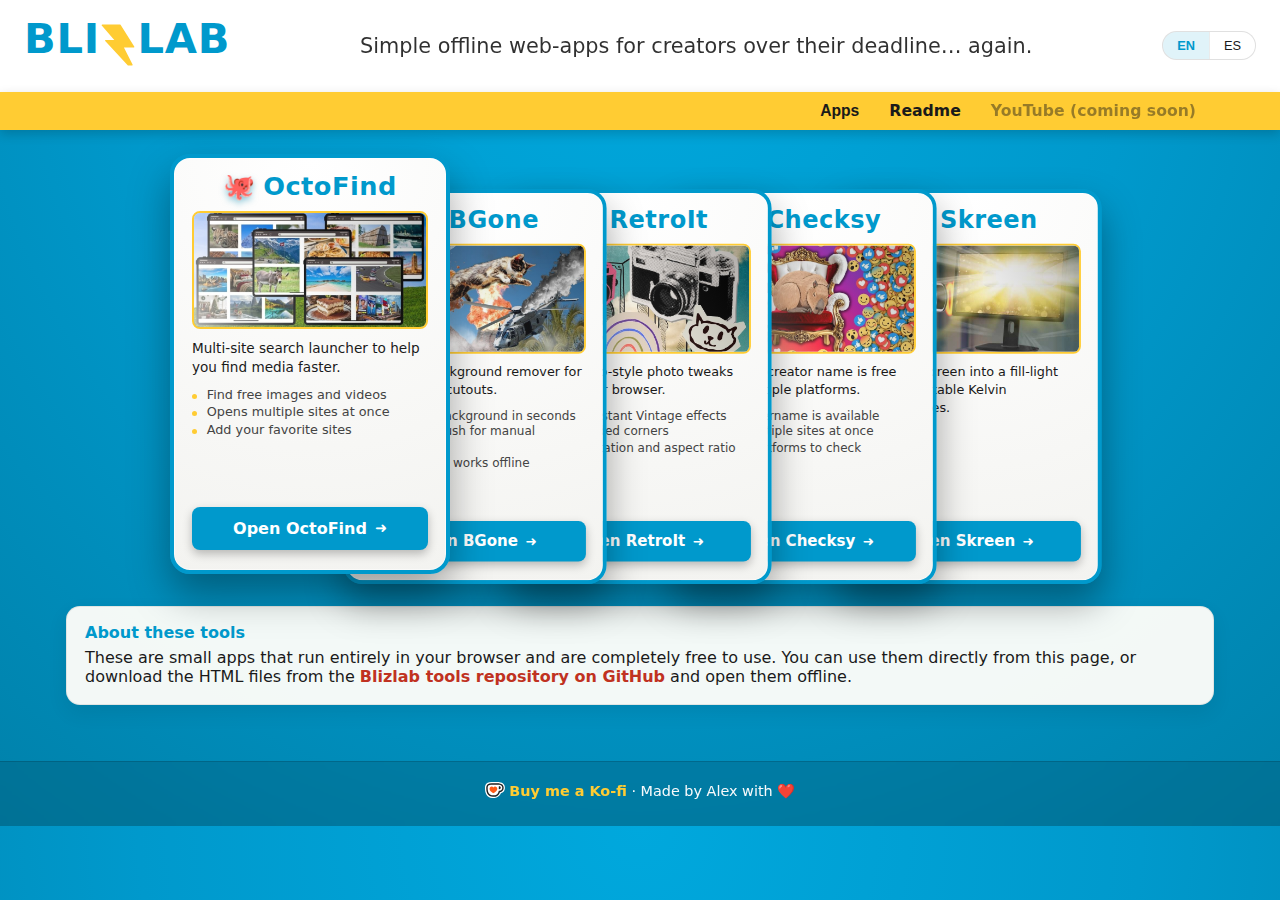
<file: index.html>
<!DOCTYPE html>
<html lang="en">
<head>
<meta charset="UTF-8">
<meta name="viewport" content="width=device-width, initial-scale=1.0">
<title>Blizlab – Offline web-apps for content creators</title>

<link rel="icon" type="image/svg+xml" href="assets/svg/fabicon.svg">
<link rel="stylesheet" href="assets/css/home.css">
<link rel="stylesheet" href="assets/css/global.css">
</head>
<body>

<header>
  <!-- Logo -->
<div class="header-brand">
  <a href="/" class="logo-link">
    <div id="title-main" class="header-text-title">
      BLI
      <span class="z-icon">
        <img src="/assets/svg/blizlab-bolt.svg" alt="">
      </span>
      LAB
    </div>
  </a>
</div>

  <!-- Subtitle -->
  <div class="header-sub">
    <div id="title-sub" class="header-text-subtitle">
      Simple offline web-apps for creators over their deadline… again.
    </div>
  </div>

  <!-- Right: language only -->
  <div class="header-right">
    <div class="lang-toggle">
      <button class="lang-btn active" data-lang="en" id="btn-en">EN</button>
      <button class="lang-btn" data-lang="es" id="btn-es">ES</button>
    </div>
  </div>
</header>


<!-- Yellow menu bar -->

<div class="app-menu-bar">
  <div class="app-menu-inner">
    <nav class="main-nav" aria-label="App navigation">
      <ul class="nav-list">

        <li class="nav-item">
          <button class="nav-link nav-link--button" type="button">Apps</button>
          <ul class="nav-submenu">
            <li><a href="/octofind/">OctoFind</a></li>
            <li><a href="/bgone/">BGone</a></li>
            <li><a href="/retroit/">RetroIt</a></li>
            <li><a href="/skreen/">Skreen</a></li>
            <li><a href="/checksy/">Checksy</a></li>
            <li><a href="https://webprompter.app/">WebPrompter.app</a></li>
            <li><a href="/chrono/">Chronometer</a></li>
            <li><a href="/titlecut/">TitleCut</a></li>
            <li><a href="/ytrack/">YTrack</a></li>
          </ul>
        </li>

        <li>
          <a class="nav-link nav-link--button" 
             href="https://github.com/Blizky/Blizlab" 
             target="_blank" 
             rel="noopener noreferrer">
             Readme
          </a>
        </li>

        <li>
          <a class="nav-link nav-disabled" href="#">YouTube (coming soon)</a>
        </li>

      </ul>
    </nav>
  </div>
</div>


<main class="landing-main">
  <p></p>
  <!-- Cards -------------------------------------------------- -->
  <section class="cards" id="cards-container">

    <!-- OctoFind -->
<article class="card" data-index="0">
    
    <!-- TITLE OVERLAY -->
    <header class="card-header">
      <span class="emoji">🐙</span> <h3 id="octo-title" class="card-title">OctoFind</h3>
    </header>
     
    <div class="img-wrap">
      <img src="assets/images/octofind_cover.jpg" alt="">
      <div class="shine-overlay"></div>
    </div>
 
  <div class="card-body">
    <p id="octo-desc" class="card-desc">
      Multi-site search launcher to help you find media faster.
    </p>
    <ul id="octo-list" class="color-dots"></ul>
    <div class="card-btn-wrap">
      <a id="octo-btn" href="/octofind/" class="card-btn" onclick="event.stopPropagation();">Open OctoFind</a>
    </div>
  </div>

</article>

    <!-- BGone -->
    <article class="card" data-index="1">
      <header class="card-header">
        <span class="emoji">🧽</span> <h3 id="bgone-title" class="card-title">BGone</h3>
      </header>
    <div class="img-wrap">
      <img src="assets/images/bgone_cover.jpg" alt="">
      <div class="shine-overlay"></div>
    </div>
      <div class="card-body">
        <p id="bgone-desc" class="card-desc">
          Offline AI background remover for fast, private cutouts.
        </p>
        <ul id="bgone-list" class="color-dots"></ul>
        <div class="card-btn-wrap">
          <a id="bgone-btn" href="/bgone/" class="card-btn" onclick="event.stopPropagation();">Open BGone</a>
        </div>
      </div>
    </article>

    <!-- RetroIt -->
    <article class="card" data-index="2">
      <header class="card-header">
        <span class="emoji">📷</span> <h3 id="retro-title" class="card-title">RetroIt</h3>
      </header>
          <div class="img-wrap">
      <img src="assets/images/retroit_cover.jpg" alt="">
      <div class="shine-overlay"></div>
    </div>
      <div class="card-body">
        <p id="retro-desc" class="card-desc">
          Simple retro-style photo tweaks right in your browser.
        </p>
        <ul id="retro-list" class="color-dots"></ul>
        <div class="card-btn-wrap">
          <a id="retro-btn" href="/retroit/" class="card-btn" onclick="event.stopPropagation();">Open RetroIt</a>
        </div>
      </div>
    </article>



    <!-- Checksy -->
    <article class="card" data-index="3">
      <header class="card-header">
        <span class="emoji">🫵</span> <h3 id="checksy-title" class="card-title">Checksy</h3>
      </header>
          <div class="img-wrap">
      <img src="assets/images/checksy_cover.jpg" alt="">
      <div class="shine-overlay"></div>
    </div>
      <div class="card-body">
        <p id="checksy-desc" class="card-desc">
          Handle checker to see if your creator name is free across multiple platforms.
        </p>
        <ul id="checksy-list" class="color-dots"></ul>
        <div class="card-btn-wrap">
          <a id="checksy-btn" href="/checksy/" class="card-btn" onclick="event.stopPropagation();">Open Checksy</a>
        </div>
      </div>
    </article>


    <!-- Skreen -->
<article class="card" data-index="4">
  <header class="card-header">
    <span class="emoji">💡</span>
    <h3 id="skreen-title" class="card-title">Skreen</h3>
  </header>

  <div class="img-wrap">
    <img src="assets/images/skreen_cover.jpg" alt="Skreen cover">
    <div class="shine-overlay"></div>
  </div>

  <div class="card-body">
    <p id="skreen-desc" class="card-desc">
      Turn your screen into a fill-light using adjustable Kelvin temperatures.
    </p>

    <ul id="skreen-list" class="color-dots"></ul>

    <div class="card-btn-wrap">
      <a id="skreen-btn" href="/skreen/" class="card-btn" onclick="event.stopPropagation();">
        Open Skreen
      </a>
    </div>
  </div>
</article>

  </section>

  <!-- About / repo info -->
  <section class="info">
    <div id="info-title" class="info-title">About these tools</div>
    <div id="info-text" class="info-text">
      These are small single-file web apps that run entirely in your browser and are completely free to use.
      You can use them directly from this page, or download the HTML files from the 
      <a href="https://github.com/Blizky/" target="_blank" rel="noopener noreferrer">
        Blizlab tools repository on GitHub
      </a>
      and open them offline.
    </div>
  </section>

</main>

<footer>
  <span id="footer-text">
<img src="/assets/svg/icons/ko-fi.svg" alt="Ko-fi" class="icon-kofi"> <a href="https://ko-fi.com/" target="_blank" rel="noopener noreferrer">Buy me a Ko-fi</a> · Made by Alex with ❤️
  </span>
</footer>

<script>
const copy = {
  en: {
    subtitle: "Simple offline web-apps for creators over their deadline… again.",
    infoTitle: "About these tools",
    infoText: `These are small apps that run entirely in your browser and are completely free to use.
      You can use them directly from this page, or download the HTML files from the 
      <a href="https://github.com/Blizky/" target="_blank" rel="noopener noreferrer">
      Blizlab tools repository on GitHub</a> and open them offline.`,
    octoTitle: "OctoFind",
    octoDesc: "Multi-site search launcher to help you find media faster.",
    octoBtn: "Open OctoFind",
    octoBullets: [
      "Find free images and videos",
      "Opens multiple sites at once",
      "Add your favorite sites"
    ],
    bgoneTitle: "BGone",
    bgoneDesc: "Offline AI background remover for fast, private cutouts.",
    bgoneBtn: "Open BGone",
    bgoneBullets: [
      "Removes background in seconds",
      "Includes brush for manual cleanup",
      "No uploads, works offline"
    ],
    retroTitle: "RetroIt",
    retroDesc: "Simple retro-style photo tweaks right in your browser.",
    retroBtn: "Open RetroIt",
    retroBullets: [
      "Applies instant Vintage effects",
      "Add rounded corners",
      "Flip orientation and aspect ratio"
    ],
    checksyTitle: "Checksy",
    checksyDesc: "See if your creator name is free across multiple platforms.",
    checksyBtn: "Open Checksy",
    checksyBullets: [
      "Find if username is available",
      "Open multiple sites at once",
      "Select platforms to check",
    ],


  },
  es: {
    subtitle: "Aplicaciones web sencillas offline para creadores que han superado su plazo de entrega… otra vez.",
    infoTitle: "Sobre estas herramientas",
    infoText: `Son pequeñas aplicaciones web que se ejecutan por completo en tu navegador y son completamente gratuitas.
      Puedes usarlas directamente desde esta página o descargar los archivos HTML desde el 
      <a href="https://github.com/Blizky/" target="_blank" rel="noopener noreferrer">
      repositorio de herramientas Blizlab en GitHub</a> y abrirlas sin conexión.`,
    
octoTitle: "OctoFind",
octoDesc: "Lanzador de búsquedas multi-sitio para encontrar medios más rápido.",
octoBtn: "Abrir OctoFind",
octoBullets: [
  "Imágenes y videos gratis",
  "Abre varios sitios a la vez",
  "Añade tus sitios favoritos"
],

bgoneTitle: "BGone",
bgoneDesc: "Quitafondos con IA sin conexión para recortes rápidos y privados.",
bgoneBtn: "Abrir BGone",
bgoneBullets: [
  "Quita el fondo en segundos",
  "Incluye pincel para retoque manual",
  "Sin subir archivos, funciona offline"
],

retroTitle: "RetroIt",
retroDesc: "Ajustes fotográficos retro directamente en tu navegador.",
retroBtn: "Abrir RetroIt",
retroBullets: [
  "Aplica efectos Vintage al instante",
  "Añade esquinas redondeadas",
  "Gira orientación y formato"
],

checksyTitle: "Checksy",
checksyDesc: "Ve si tu nombre de creador está libre en varias plataformas.",
checksyBtn: "Abrir Checksy",
checksyBullets: [
  "Revisa si el usuario está disponible",
  "Abre varios sitios a la vez",
  "Elige qué plataformas revisar"
],


  }
};

function setLanguage(lang) {
  const c = copy[lang];

  document.getElementById("title-sub").textContent = c.subtitle;
  document.getElementById("info-title").textContent = c.infoTitle;
  document.getElementById("info-text").innerHTML = c.infoText;

  document.getElementById("octo-title").textContent = c.octoTitle;
  document.getElementById("octo-desc").textContent = c.octoDesc;
  document.getElementById("octo-btn").textContent = c.octoBtn;
  document.getElementById("octo-list").innerHTML =
    c.octoBullets.map(item => `<li>${item}</li>`).join("");

  document.getElementById("bgone-title").textContent = c.bgoneTitle;
  document.getElementById("bgone-desc").textContent = c.bgoneDesc;
  document.getElementById("bgone-btn").textContent = c.bgoneBtn;
  document.getElementById("bgone-list").innerHTML =
    c.bgoneBullets.map(item => `<li>${item}</li>`).join("");

  document.getElementById("retro-title").textContent = c.retroTitle;
  document.getElementById("retro-desc").textContent = c.retroDesc;
  document.getElementById("retro-btn").textContent = c.retroBtn;
  document.getElementById("retro-list").innerHTML =
    c.retroBullets.map(item => `<li>${item}</li>`).join("");

  document.getElementById("checksy-title").textContent = c.checksyTitle;
  document.getElementById("checksy-desc").textContent = c.checksyDesc;
  document.getElementById("checksy-btn").textContent = c.checksyBtn;
  document.getElementById("checksy-list").innerHTML =
    c.checksyBullets.map(item => `<li>${item}</li>`).join("");

  

  document.getElementById("btn-en").classList.toggle("active", lang === "en");
  document.getElementById("btn-es").classList.toggle("active", lang === "es");
}

/* SIDE-BY-SIDE OVERLAP LAYOUT -------------------------------- */
let activeIndex = 0;

function layoutCards() {
  const cards = document.querySelectorAll(".card");
  const total = cards.length;

/* Separate cards with fixed offset */
  const baseSpread = 165; /* change card separation */
  const start = -((total - 1) * baseSpread) / 2;

  cards.forEach((card, i) => {
    const offsetX = start + i * baseSpread;
    const isActive = i === activeIndex;

    const offsetY = isActive ? 0 : 10;
    const scale   = isActive ? 1 : 0.94;

    let z;
    if (isActive) {
      z = 100;
    } else if (i < activeIndex) {
      z = 60 + i;
    } else {
      z = 60 + (total - i);
    }

    card.style.setProperty("--offset-x", `${offsetX}px`);
    card.style.setProperty("--offset-y", `${offsetY}px`);
    card.style.setProperty("--scale", scale);

    card.style.zIndex = z;
    card.classList.toggle("card--active", isActive);
  });
}

function initCardCarousel() {
  const cards = document.querySelectorAll(".card");
  cards.forEach(card => {
    card.addEventListener("click", () => {
      const i = Number(card.getAttribute("data-index"));
      if (i === activeIndex) return;
      activeIndex = i;
      layoutCards();
    });
  });

  layoutCards();
}

/* INIT ------------------------------------------------------ */
setLanguage("en");
document.getElementById("btn-en").addEventListener("click", () => setLanguage("en"));
document.getElementById("btn-es").addEventListener("click", () => setLanguage("es"));
initCardCarousel();




</script>

<script src="https://cdn.counter.dev/script.js"
        data-id="dd7fb35a-238d-4948-a5a8-694b141e7608"
        data-utcoffset="-6"></script>
</body>
</html>
</file>
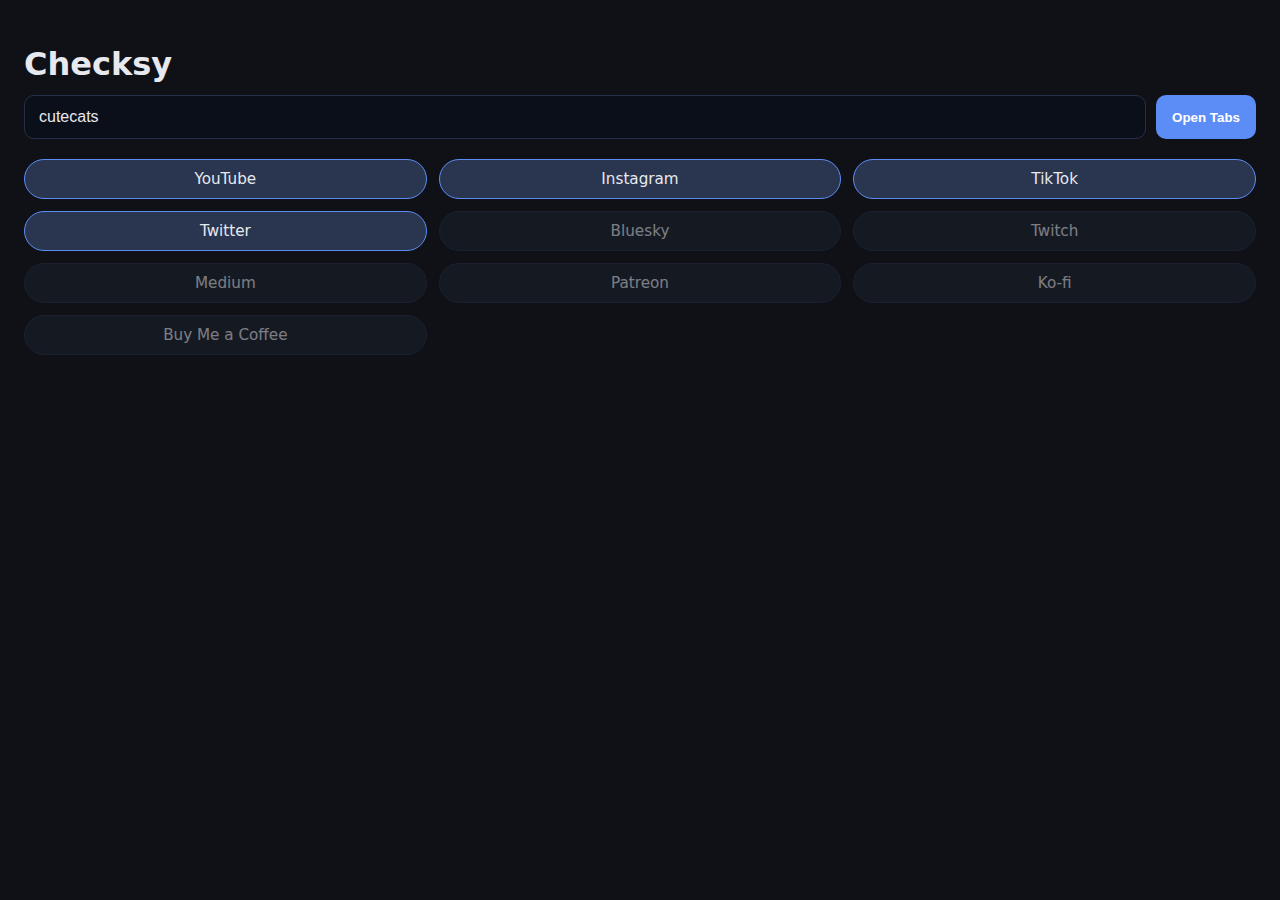
<file: checksy/index.html>
<!DOCTYPE html>
<html lang="en">
<head>
  <meta charset="UTF-8" />
  <title>Checksy — Handle Tab Launcher</title>
  <meta name="viewport" content="width=device-width, initial-scale=1" />
  <style>
    body {
      margin: 0; background: #0f1117; color: #e7e9ee;
      font-family: system-ui, -apple-system, Segoe UI, Roboto, Helvetica, Arial, sans-serif;
      padding: 24px;
    }
    h1 { font-size: 2rem; margin-bottom: 12px; }
    .input-row {
      display: flex; gap: 10px; margin-bottom: 20px;
    }
    input[type="text"] {
      flex: 1;
      background: #0b0f1a; color: #e7e9ee; border: 1px solid #253048;
      border-radius: 10px; padding: 12px 14px; font-size: 1rem;
    }
    button {
      background: #5c8df6; color: white; border: none; border-radius: 10px;
      padding: 12px 16px; font-weight: 600; cursor: pointer;
    }
    .chip-grid {
      display: grid; grid-template-columns: repeat(3, 1fr); gap: 12px;
    }
    .chip {
      background: #1c212e; border: 1px solid #253048;
      border-radius: 999px; padding: 10px 14px;
      display: flex; align-items: center; justify-content: center;
      cursor: pointer; font-size: 0.95rem;
      transition: background 0.2s, border-color 0.2s;
    }
    .chip.active {
      background: #2a3550; border-color: #5c8df6;
    }
    .chip.disabled {
      opacity: 0.5; pointer-events: none;
    }
  </style>
</head>
<body>
  <h1>Checksy</h1>
  <div class="input-row">
    <input id="handleInput" type="text" placeholder="Enter username e.g. cutecats" />
    <button onclick="openTabs()">Open Tabs</button>
  </div>

  <div class="chip-grid" id="chipGrid"></div>

  <script>
    const SITES = [
      { name: 'YouTube',   url: 'https://www.youtube.com/@{u}', enabled: true },
      { name: 'Instagram', url: 'https://www.instagram.com/{u}/', enabled: true },
      { name: 'TikTok',    url: 'https://www.tiktok.com/@{u}', enabled: true },
      { name: 'Twitter',   url: 'https://twitter.com/{u}', enabled: true },
      { name: 'Bluesky',   url: 'https://bsky.app/profile/{u}.bsky.social', enabled: false },
      { name: 'Twitch',    url: 'https://www.twitch.tv/{u}', enabled: false },
      { name: 'Medium',    url: 'https://medium.com/@{u}', enabled: false },
      { name: 'Patreon',   url: 'https://www.patreon.com/{u}', enabled: false },
      { name: 'Ko-fi',     url: 'https://ko-fi.com/{u}', enabled: false },
      { name: 'Buy Me a Coffee', url: 'https://www.buymeacoffee.com/{u}', enabled: false }
    ];

    const chipGrid = document.getElementById('chipGrid');
    const inputEl = document.getElementById('handleInput');

    function buildUrl(pattern, username) {
      return pattern.replace('{u}', encodeURIComponent(username));
    }

    function renderChips() {
      chipGrid.innerHTML = '';
      SITES.forEach((site, index) => {
        const chip = document.createElement('div');
        chip.className = 'chip' + (site.enabled ? ' active' : ' disabled');
        chip.textContent = site.name;
        chip.dataset.index = index;
        if (site.enabled) {
          chip.addEventListener('click', () => {
            chip.classList.toggle('active');
          });
        }
        chipGrid.appendChild(chip);
      });
    }

    function openTabs() {
      const username = inputEl.value.trim();
      if (!username) return;

      const activeChips = [...chipGrid.children].filter(c => c.classList.contains('active'));
      activeChips.forEach(chip => {
        const site = SITES[chip.dataset.index];
        const url = buildUrl(site.url, username);
        window.open(url, '_blank');
      });
    }

    renderChips();
    inputEl.value = 'cutecats';
  </script>
</body>
</html>
</file>
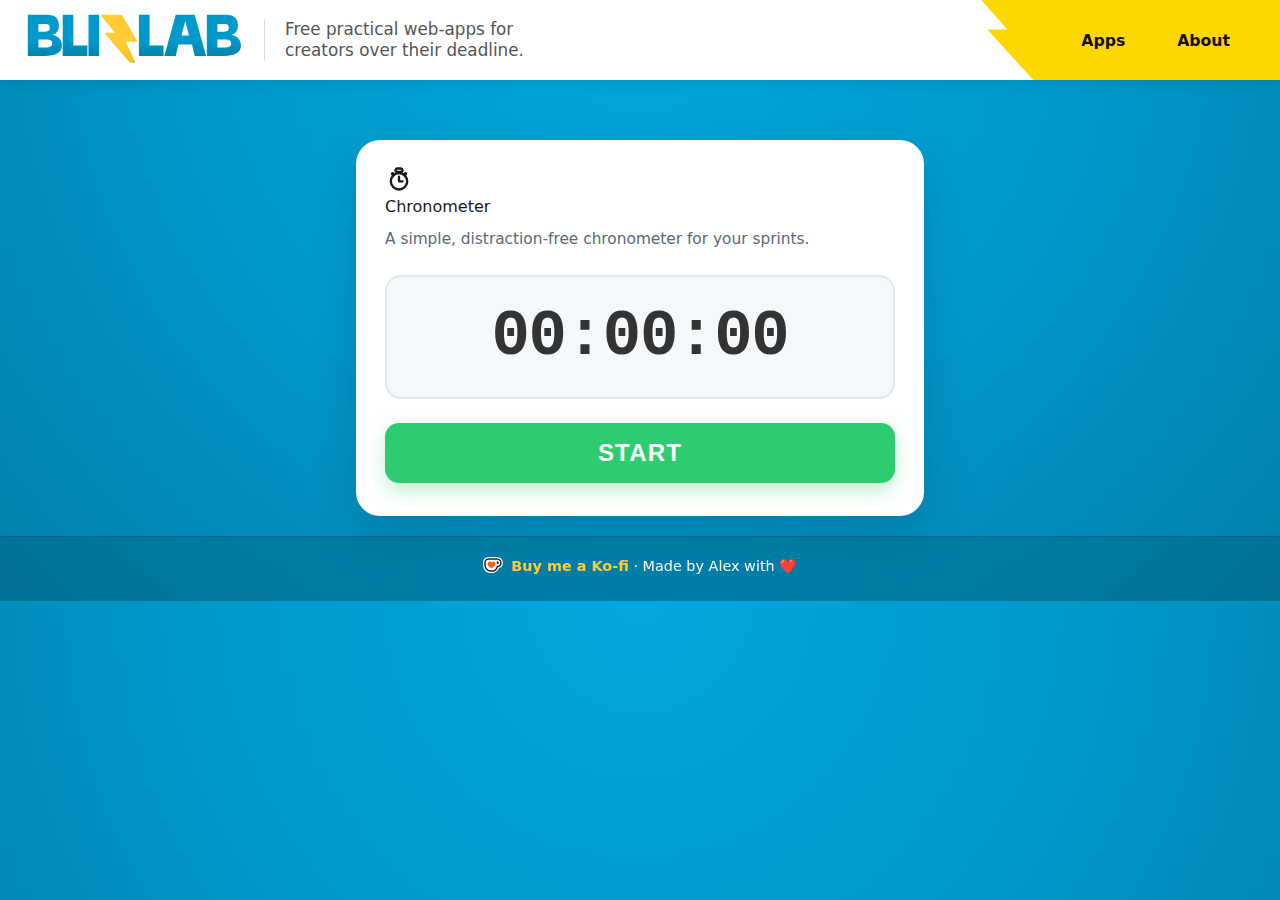
<file: chrono/index.html>
<!DOCTYPE html>
<html lang="en">
<head>
  <meta charset="UTF-8" />
  <title>Chrono – Simple One-Button Stopwatch</title>
  <meta name="viewport" content="width=device-width, initial-scale=1" />

  <link rel="icon" type="image/svg+xml" href="/assets/svg/fabicon.svg">
  <link rel="stylesheet" href="/assets/css/global.css">
  <script src="/assets/components.js" defer></script>

  <link rel="stylesheet" href="chrono.css">
</head>

<body>

  <app-header layout="compact"></app-header>

  <main class="page-main">
    
    <section class="tool-card">
      
      <div class="tool-header">
        
        <div class="app-brand">
          
          <div class="app-brand-icon">
 <svg xmlns="http://www.w3.org/2000/svg" width="28" height="28" viewBox="-4 -2 24 24">
  <path fill="currentColor" d="M9 11h2a1 1 0 0 1 0 2H8a.997.997 0 0 1-1-1V8a1 1 0 1 1 2 0zM1.869 6.861a1.5 1.5 0 1 1 2.077-1.76a8 8 0 0 1 1.126-.548A2.5 2.5 0 0 1 6.5 0h3a2.5 2.5 0 0 1 1.428 4.553q.586.231 1.126.548a1.5 1.5 0 1 1 2.077 1.76a8 8 0 1 1-12.263 0zM8 18A6 6 0 1 0 8 6a6 6 0 0 0 0 12M6.5 2a.5.5 0 0 0 0 1h3a.5.5 0 0 0 0-1z"/>
</svg>
          </div>

          <div class="app-brand-text">
            Chrono<span class="highlight">meter</span>
          </div>

        </div>

        <p class="tool-subtitle">
          A simple, distraction-free chronometer for your sprints.
        </p>
      </div>

      <div class="chrono-container">
        <div id="display" class="chrono-display">00:00:00</div>
        <button id="actionBtn" class="btn-main btn-play">Start</button>
      </div>

    </section>

  </main>

  <app-footer></app-footer>

  <script>
    (function() {
      let startTime = 0;
      let elapsedTime = 0;
      let timerInterval = null;
      let currentState = 'idle'; 

      const display = document.getElementById("display");
      const btn = document.getElementById("actionBtn");

      function updateDisplay(time) {
        let diff = time;
        let ms = Math.floor((diff % 1000) / 10);
        let s = Math.floor((diff / 1000) % 60);
        let m = Math.floor((diff / (1000 * 60)) % 60);

        let mString = m < 10 ? "0" + m : m;
        let sString = s < 10 ? "0" + s : s;
        let msString = ms < 10 ? "0" + ms : ms;

        if(display) {
          display.textContent = `${mString}:${sString}:${msString}`;
        }
      }

      function handleAction() {
        if (currentState === 'idle') {
          // START
          startTime = Date.now() - elapsedTime;
          timerInterval = setInterval(() => {
            const now = Date.now();
            elapsedTime = now - startTime;
            updateDisplay(elapsedTime);
          }, 10);

          currentState = 'running';
          btn.textContent = "Stop";
          btn.className = "btn-main btn-stop";

        } else if (currentState === 'running') {
          // STOP
          clearInterval(timerInterval);
          currentState = 'stopped';
          btn.textContent = "Reset";
          btn.className = "btn-main btn-reset";

        } else if (currentState === 'stopped') {
          // RESET
          elapsedTime = 0;
          updateDisplay(0);
          currentState = 'idle';
          btn.textContent = "Start";
          btn.className = "btn-main btn-play";
        }
      }

      // Initialize
      if (btn) {
        btn.addEventListener("click", handleAction);
      }
    })();
  </script>

</body>
</html>
</file>
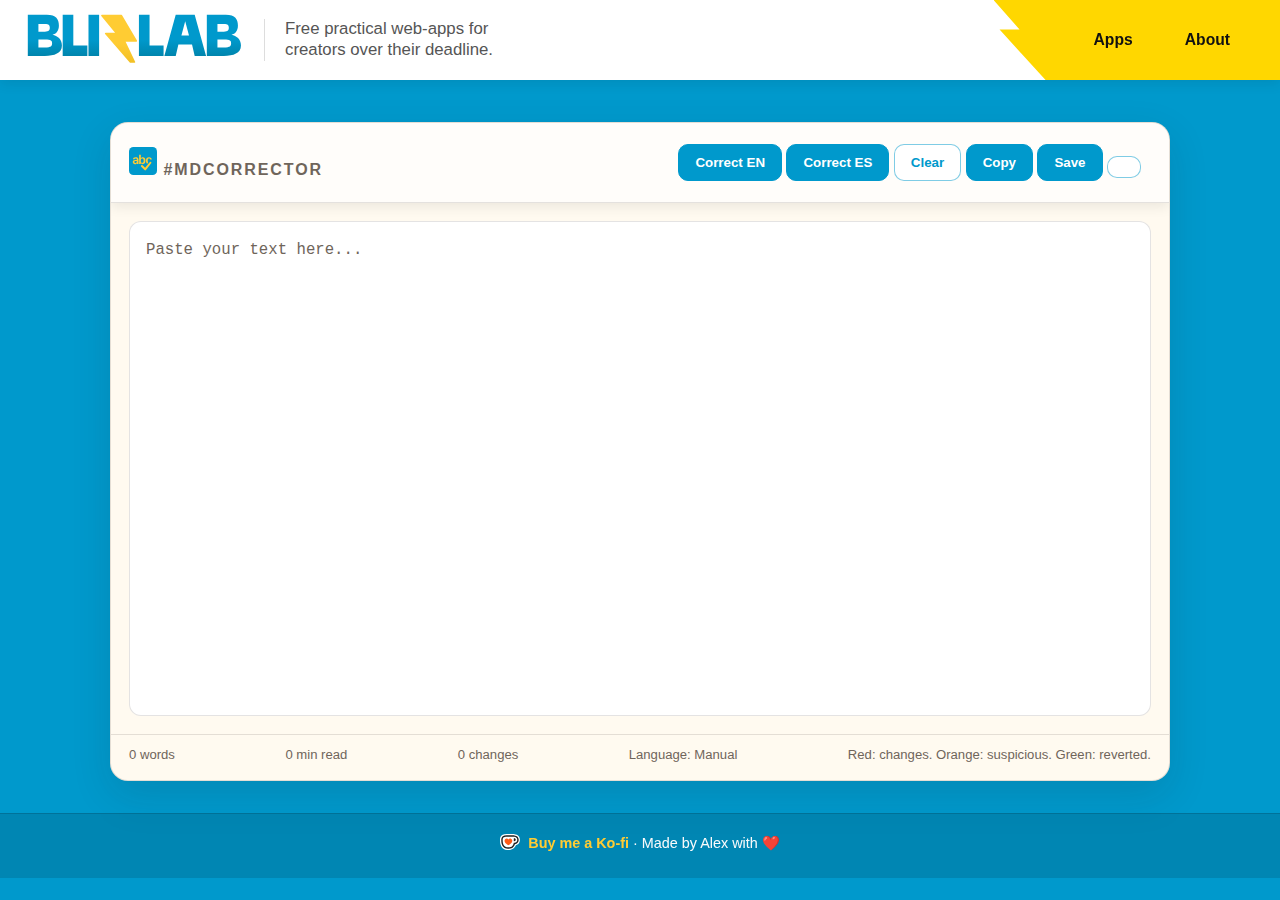
<file: Corrector/index.html>
<!doctype html>
<html lang="en">
<head>
  <meta charset="utf-8" />
  <meta name="viewport" content="width=device-width, initial-scale=1" />
  <title>Corrector — Blizlab</title>
  <link rel="stylesheet" href="../assets/css/global.css" />
  <link rel="stylesheet" href="style.css" />
  <script src="../assets/components.js" defer></script>
  <script src="../assets/apps_icons.js" defer></script>
</head>
<body>
  <app-header></app-header>
  <div class="status-pill" aria-live="polite">
    <span class="pill"><span class="status-dot" id="statusDot"></span><span id="status">Ready</span></span>
  </div>

  <main class="page-main">
    <section class="grid">
      <article class="panel">
        <header class="panel-header">
          <div class="panel-title">
            <h2 class="app-brand">
              <span class="app-brand-icon" aria-hidden="true">


<svg xmlns="http://www.w3.org/2000/svg" width="28" height="28" viewBox="0 0 32 32">
  <rect width="32" height="32" rx="5" ry="5" fill="#0099CC"/>
  <g transform="translate(3.5, 3.0) scale(1.5)">
    <path fill="#fc3" d="M8.217 11.068c1.216 0 1.948-.869 1.948-2.31v-.702c0-1.44-.727-2.305-1.929-2.305-.742 0-1.328.347-1.499.889h-.063V3.983h-1.29V11h1.27v-.791h.064c.21.532.776.86 1.499.86zm-.43-1.025c-.66 0-1.113-.518-1.113-1.28V8.12c0-.825.42-1.343 1.098-1.343.684 0 1.075.518 1.075 1.416v.45c0 .888-.386 1.401-1.06 1.401zm-5.583 1.035c.767 0 1.201-.356 1.406-.737h.059V11h1.216V7.519c0-1.314-.947-1.783-2.11-1.783C1.355 5.736.75 6.42.69 7.27h1.216c.064-.323.313-.552.84-.552s.864.249.864.771v.464H2.346C1.145 7.953.5 8.568.5 9.496c0 .977.693 1.582 1.704 1.582m.42-.947c-.44 0-.845-.235-.845-.718 0-.395.269-.684.84-.684h.991v.538c0 .503-.444.864-.986.864m8.897.567c-.577-.4-.9-1.088-.9-1.983v-.65c0-1.42.894-2.338 2.305-2.338 1.352 0 2.119.82 2.139 1.806h-1.187c-.04-.351-.283-.776-.918-.776-.674 0-1.045.517-1.045 1.328v.625c0 .468.121.834.343 1.067z"/>
    <path fill="#fc3" d="M14.469 9.414a.75.75 0 0 1 .117 1.055l-4 5a.75.75 0 0 1-1.116.061l-2.5-2.5a.75.75 0 1 1 1.06-1.06l1.908 1.907 3.476-4.346a.75.75 0 0 1 1.055-.117"/>
  </g>
</svg>

              </span>
              <span class="app-brand-text"><span class="highlight">#MD</span>Corrector
            
            </span>


            </h2>
          </div>
          <div class="toolbar">
            <div class="toolbar-buttons">
              <button id="runEn" class="primary" type="button">Correct EN</button>
              <button id="runEs" class="primary" type="button">Correct ES</button>
              <button id="clear" type="button">Clear</button>
              <button id="copyOutput" class="primary" type="button">Copy</button>
              <button id="saveMarkdown" class="primary" type="button">Save</button>
              <button id="openOptions" class="menu-button" type="button" aria-label="Open options">
                <span></span>
                <span></span>
                <span></span>
              </button>
            </div>
            <div class="tool-subtitle toolbar-subtitle" id="toolSubtitle"></div>
          </div>
        </header>
        <div class="stack">
          <div id="input" class="editor-input" contenteditable="true" spellcheck="false" data-placeholder="Paste your text here..."></div>
        </div>
        <div class="meta">
          <span id="wordCount">0 words</span>
          <span id="readingTime">0 min read</span>
          <span id="changeCount">0 changes</span>
          <span id="languageLabel">Language: Manual</span>
          <span>Red: changes. Orange: suspicious. Green: reverted.</span>
        </div>
      </article>
    </section>
  </main>

  <div class="modal" id="ignoredModal" aria-hidden="true">
    <div class="modal-card" role="dialog" aria-modal="true" aria-labelledby="ignoredTitle">
      <h3 id="ignoredTitle">Options</h3>
      <p>One word or phrase per line. These will be ignored in future corrections.</p>
      <textarea id="ignoredList" rows="6" placeholder="Ex: Loeb"></textarea>
      <label class="field">
        <span>Reading speed (words per minute)</span>
        <input id="readingSpeed" type="number" min="100" max="250" step="5" />
      </label>
      <div class="modal-actions">
        <button id="saveIgnored" class="primary" type="button">Save</button>
        <button id="closeIgnored" type="button">Close</button>
      </div>
    </div>
  </div>

  <script src="app.js" defer></script>
  <script>
    document.addEventListener("DOMContentLoaded", () => {
      if (typeof APP_ICONS === "undefined") return;
      document.querySelectorAll("[data-icon]").forEach((node) => {
        const key = node.dataset.icon;
        if (key && APP_ICONS[key]) {
          node.innerHTML = APP_ICONS[key];
        }
      });
    });
  </script>
  <app-footer></app-footer>
</body>
</html>
</file>
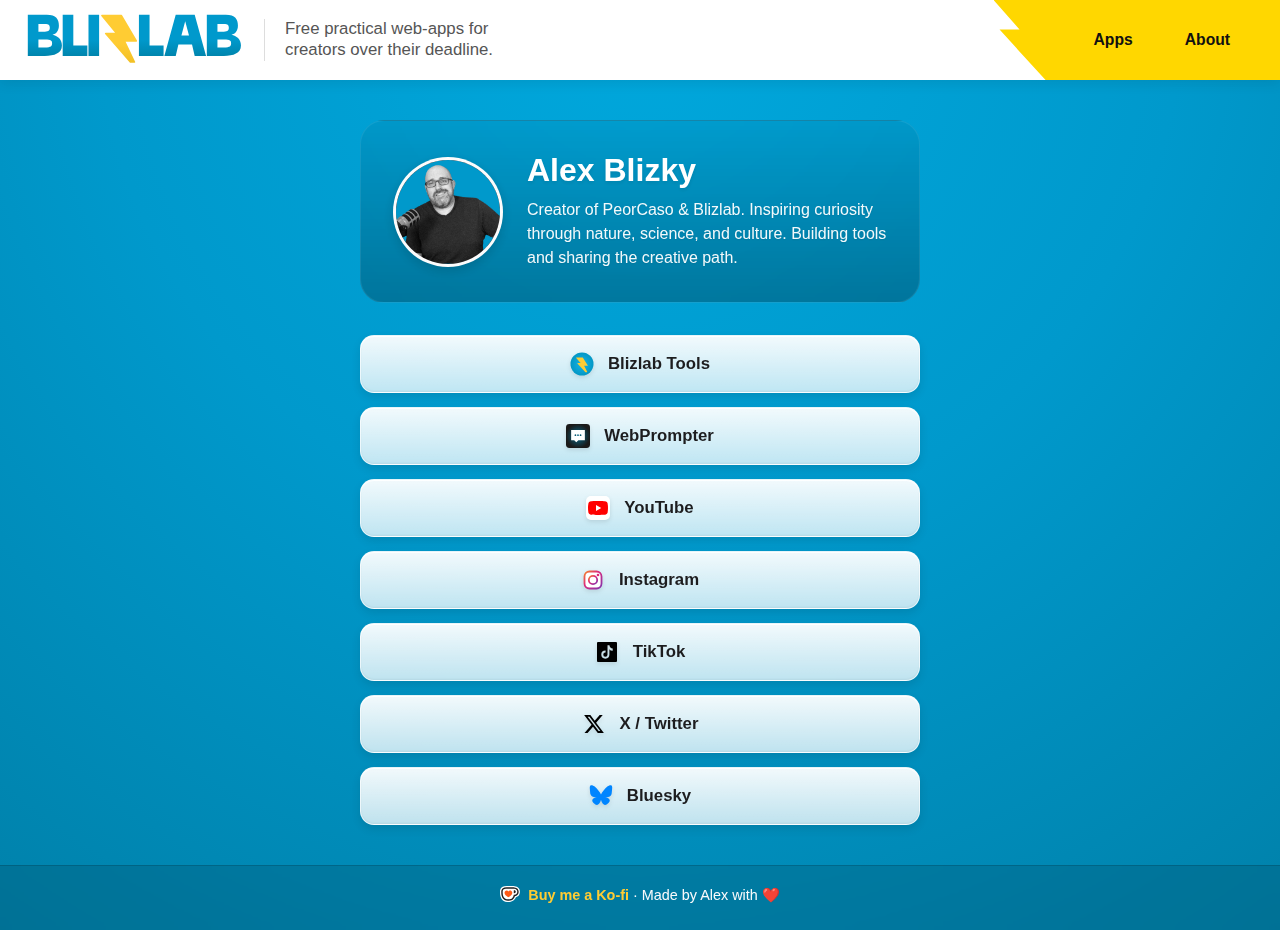
<file: links/index.html>
<!DOCTYPE html>
<html lang="en">
<head>
  <meta charset="UTF-8">
  <meta name="viewport" content="width=device-width, initial-scale=1.0">
  <title>Alex Blizky - Links</title>
  
  <link rel="icon" type="image/svg+xml" href="../assets/svg/fabicon.svg">
  <link rel="stylesheet" href="../assets/css/global.css">
  
  <script src="../assets/components.js?v=1" defer></script>
  <script src="../assets/icons.js" defer></script>

  <style>
    /* --- Base Variables --- */
    :root {
      --bg-color: #2c89c4;
      
      /* Profile: Dark linear fade (non-button style) */
      --profile-bg-top:    rgba(0, 0, 0, 0.05);
      --profile-bg-bottom: rgba(0, 0, 0, 0.25);
      
      /* Text Colors */
      --text-color: #ffffff;
      --btn-text: #1d1d1f;
    }

    body {
      background-color: var(--bg-color);
      margin: 0;
      display: flex;
      flex-direction: column;
      min-height: 100vh;
      color: var(--text-color);
      font-family: -apple-system, BlinkMacSystemFont, "Segoe UI", Roboto, Helvetica, Arial, sans-serif;
    }

    .links-main {
      flex: 1;
      display: flex;
      flex-direction: column;
      align-items: center;
      padding: 40px 20px;
      max-width: 600px;
      margin: 0 auto;
      width: 100%;
      box-sizing: border-box;
    }

    /* --- 1. REFINED PROFILE BOX (Non-Button Look) --- */
    .glass-profile {
      display: flex;
      flex-direction: row;
      align-items: center;
      gap: 24px;
      width: 100%;
      box-sizing: border-box;
      
      /* Linear Gradient: subtle top-down shading */
      background: linear-gradient(180deg, var(--profile-bg-top) 0%, var(--profile-bg-bottom) 100%);
      
      /* No heavy border or shadow -> makes it feel like "background" */
      border: 1px solid rgba(255, 255, 255, 0.08); 
      border-radius: 24px;
      padding: 32px;
      margin-bottom: 32px;
      
      /* Keep the blur for readability */
      backdrop-filter: blur(8px);
      -webkit-backdrop-filter: blur(8px);
    }

    .profile-pic {
      width: 110px;
      height: 110px;
      border-radius: 50%;
      object-fit: cover;
      /* Thinner, cleaner border */
      border: 3px solid rgba(255, 255, 255, 0.9);
      background-color: #ddd;
      flex-shrink: 0;
      /* Soft shadow for the image only */
      box-shadow: 0 4px 12px rgba(0,0,0,0.15);
    }

    .profile-text {
      display: flex;
      flex-direction: column;
      justify-content: center;
    }

    h1 {
      margin: 0 0 10px 0;
      font-size: 2rem;
      line-height: 1.1;
      font-weight: 700;
      text-shadow: 0 2px 4px rgba(0,0,0,0.1);
    }

    .bio {
      margin: 0;
      line-height: 1.5;
      opacity: 0.95;
      font-size: 1rem;
      font-weight: 400;
      text-shadow: 0 1px 2px rgba(0,0,0,0.1);
    }

    /* --- Links Section --- */
    .links-container {
      width: 100%;
      display: flex;
      flex-direction: column;
      gap: 14px;
    }

    /* --- 2. LIQUID / IPHONE GLASS BUTTONS (Kept same) --- */
    .link-btn {
      background: linear-gradient(180deg, rgba(255,255,255, 0.95) 0%, rgba(255,255,255, 0.75) 100%);
      backdrop-filter: blur(12px);
      -webkit-backdrop-filter: blur(12px);
      
      color: var(--btn-text);
      padding: 16px 20px;
      border-radius: 14px;
      text-decoration: none;
      font-weight: 600;
      font-size: 1.05rem;
      display: flex;
      align-items: center;
      justify-content: center;
      gap: 14px;
      position: relative;
      
      border: 1px solid rgba(255, 255, 255, 0.6);
      
      /* Depth shadows */
      box-shadow: 
        inset 0 1px 0 rgba(255, 255, 255, 0.9),
        inset 0 -1px 2px rgba(0,0,0,0.05),
        0 4px 10px rgba(0,0,0,0.1);
        
      transition: transform 0.25s cubic-bezier(0.34, 1.56, 0.64, 1), 
                  background 0.2s ease,
                  box-shadow 0.2s ease;
    }

    .link-btn:hover {
      transform: scale(1.03);
      background: linear-gradient(180deg, rgba(255,255,255, 1) 0%, rgba(255,255,255, 0.9) 100%);
      box-shadow: 
        inset 0 1px 0 rgba(255, 255, 255, 1),
        0 12px 24px rgba(0,0,0,0.15);
      z-index: 10;
    }

    .link-btn:active {
      transform: scale(0.98);
    }

    .icon-wrap {
      width: 24px;
      height: 24px;
      min-width: 24px;
      display: flex;
      align-items: center;
      justify-content: center;
      filter: drop-shadow(0 2px 2px rgba(0,0,0,0.1));
    }

    .icon-wrap svg {
      width: 100%;
      height: 100%;
      display: block;
    }

    @media (max-width: 550px) {
      .glass-profile {
        flex-direction: column;
        text-align: center;
        gap: 16px;
        padding: 24px;
        border-radius: 20px;
      }
      
      .profile-pic {
        width: 130px;
        height: 130px;
      }

      .links-main {
        padding: 20px 16px;
      }
    }
  </style>
</head>
<body>

  <app-header></app-header>

  <main class="links-main">
    
    <div class="glass-profile">
      <img src="profile_picture.jpg" alt="Alex Blizky" class="profile-pic">
      
      <div class="profile-text">
        <h1>Alex Blizky</h1>
        <p class="bio">
          Creator of PeorCaso & Blizlab. Inspiring curiosity through nature, science, and culture. 
          Building tools and sharing the creative path.
        </p>
      </div>
    </div>

    <div class="links-container" id="link-list">
      </div>
  </main>

  <app-footer></app-footer>

  <script>
    const MY_LINKS = [
      { name: "Blizlab Tools", url: "https://www.blizlab.com/", icon: "blizlab" },
      { name: "WebPrompter", url: "https://webprompter.app/", icon: "webprompter" },
      { name: "YouTube", url: "https://www.youtube.com/@ablizky", icon: "youtube" },
      { name: "Instagram", url: "https://www.instagram.com/alexblizky/", icon: "instagram" },
      { name: "TikTok", url: "https://www.tiktok.com/@alexblizky", icon: "tiktok" },
      { name: "X / Twitter", url: "https://x.com/AlexBlizky", icon: "twitter" },
      { name: "Bluesky", url: "https://bsky.app/profile/blizky.bsky.social", icon: "bsky" }
    ];

    document.addEventListener("DOMContentLoaded", () => {
      const container = document.getElementById("link-list");
      
      MY_LINKS.forEach(link => {
        const a = document.createElement("a");
        a.href = link.url;
        a.className = "link-btn";
        a.target = "_blank";
        a.rel = "noopener noreferrer";
        
        const svg = (typeof ICONS !== 'undefined' && ICONS[link.icon]) ? ICONS[link.icon] : "";
        
        a.innerHTML = `
          <div class="icon-wrap">${svg}</div>
          <span>${link.name}</span>
        `;
        container.appendChild(a);
      });
    });
  </script>
</body>
</html>
</file>
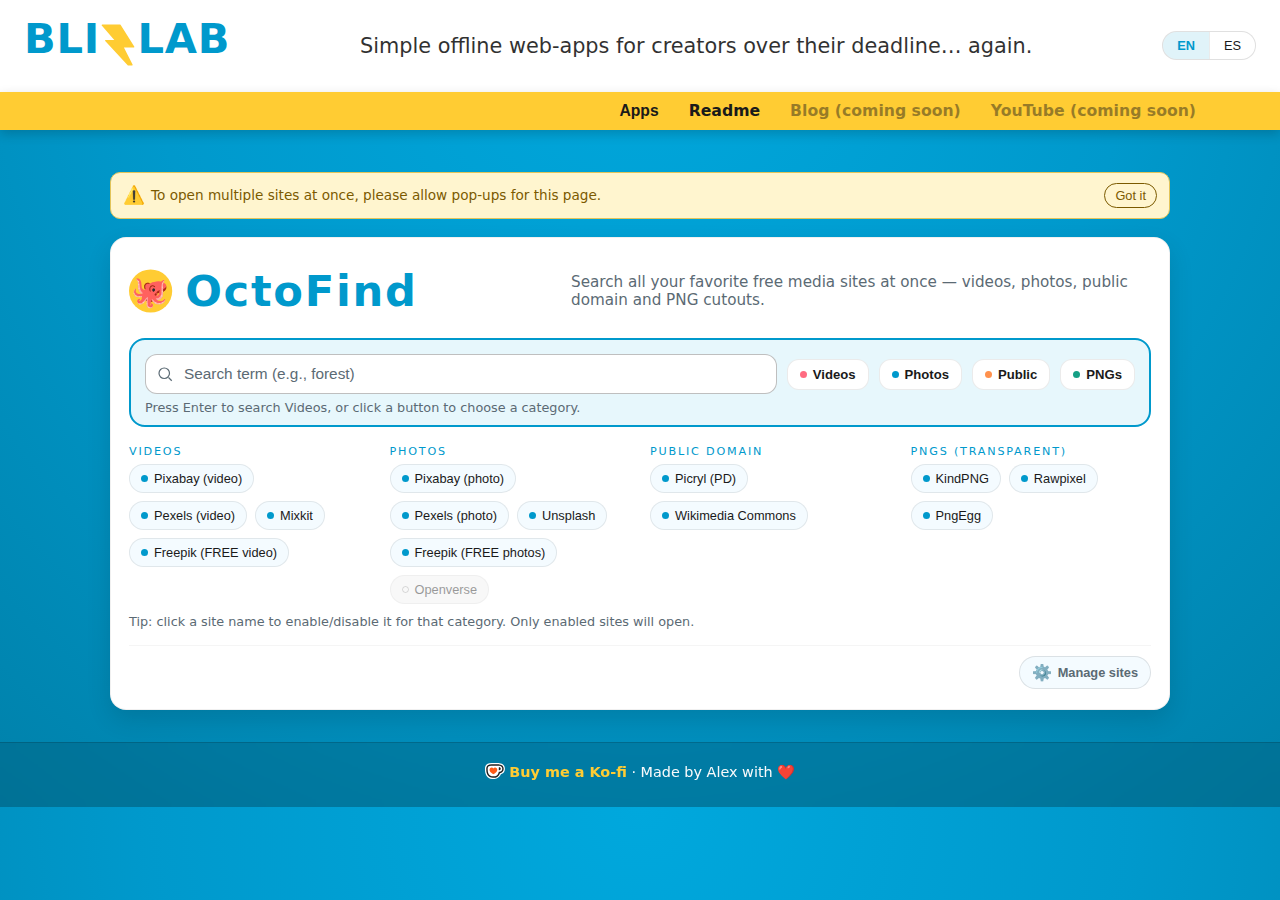
<file: octofind/index.html>
<!DOCTYPE html>
<html lang="en">
<head>
  <meta charset="UTF-8" />
  <title>BGone – Offline AI Background Remover</title>
  <meta name="viewport" content="width=device-width, initial-scale=1" />

  <!-- SHARED -->
  <link rel="icon" type="image/svg+xml" href="/assets/svg/fabicon.svg">
  <link rel="stylesheet" href="/assets/css/global.css">

  <link rel="stylesheet" href="/assets/css/octofind.css"> <!-- App-specific CSS -->
  
</head>

<body>

<header>
  <!-- Logo -->
<div class="header-brand">
  <a href="/" class="logo-link">
    <div id="title-main" class="header-text-title">
      BLI
      <span class="z-icon">
        <img src="/assets/svg/blizlab-bolt.svg" alt="">
      </span>
      LAB
    </div>
  </a>
</div>

  <!-- Subtitle -->
  <div class="header-sub">
    <div id="title-sub" class="header-text-subtitle">
      Simple offline web-apps for creators over their deadline… again.
    </div>
  </div>

  <!-- Right: language only -->
  <div class="header-right">
    <div class="lang-toggle">
      <button class="lang-btn active" data-lang="en" id="btn-en">EN</button>
      <button class="lang-btn" data-lang="es" id="btn-es">ES</button>
    </div>
  </div>
</header>

<!-- Yellow menu bar -->
<div class="app-menu-bar">
  <div class="app-menu-inner">
    <nav class="main-nav" aria-label="App navigation">
      <ul class="nav-list">
        <li class="nav-item">
          <button class="nav-link nav-link--button" type="button">Apps</button>
          <ul class="nav-submenu">
            <li><a href="/octofind/">OctoFind</a></li>
            <li><a href="/bgone/">BGone</a></li>
            <li><a href="/retroit/">RetroIt</a></li>
            <li><a href="/checksy/">Checksy</a></li>
          </ul>
        </li>
        
        <li>
          <a class="nav-link nav-link--button" 
             href="https://github.com/Blizky/" 
             target="_blank" 
             rel="noopener noreferrer">
            Readme
          </a>
        </li>

        <li><a class="nav-link nav-disabled" href="#">Blog (coming soon)</a></li>
        <li><a class="nav-link nav-disabled" href="#">YouTube (coming soon)</a></li>
      </ul>
    </nav>
  </div>
</div>
<!-- END SHARED-->



  <main class="page-main">
    <!-- Pop-up hint strip -->
    <div class="popup-strip" id="popupStrip">
      <div class="popup-strip-main">
        <span class="icon">⚠️</span>
        <span id="popupText">
          To open multiple sites at once, please allow pop-ups for this page.
        </span>
      </div>
      <button id="popupDismiss">Got it</button>
    </div>

    <!-- OctoFind tool card -->
    <section class="tool-card">
      <div class="tool-header">


      <!-- Header badge -->
      <div class="app-badge app-badge--large">
        <span class="app-badge__icon">🐙</span>
        <span class="app-badge__title">OctoFind</span>
      </div>

        <p class="tool-subtitle" id="toolSubtitle">
          Search all your favorite free media sites at once — videos, photos, public domain and PNG cutouts.
        </p>
      </div>

      <!-- Search bar -->
      <section class="search-card">
        <div class="search-row">
          <label class="input-wrap">
            <svg class="search-icon" viewBox="0 0 24 24" fill="none" stroke="currentColor" stroke-width="1.6">
              <circle cx="11" cy="11" r="7"></circle>
              <line x1="21" y1="21" x2="16.65" y2="16.65"></line>
            </svg>
            <input id="q" type="text" placeholder="Search term (e.g., forest)">
          </label>
          <button class="btn-main videos" id="btnVideosMain">
            <span class="dot"></span><span id="btnVideosLabel">Videos</span>
          </button>
          <button class="btn-main photos" id="btnPhotosMain">
            <span class="dot"></span><span id="btnPhotosLabel">Photos</span>
          </button>
          <button class="btn-main public" id="btnPublicMain">
            <span class="dot"></span><span id="btnPublicLabel">Public</span>
          </button>
          <button class="btn-main png" id="btnPNGsMain">
            <span class="dot"></span><span id="btnPNGsLabel">PNGs</span>
          </button>
        </div>
        <div class="search-hint" id="searchHint">
          Press Enter to search Videos, or click a button to choose a category.
        </div>
      </section>

      <!-- Sites groups -->
      <section class="groups">
        <div>
          <div class="group-title" id="videosTitle">VIDEOS</div>
          <div class="chips" id="chips-videos"></div>
        </div>
        <div>
          <div class="group-title" id="photosTitle">PHOTOS</div>
          <div class="chips" id="chips-photos"></div>
        </div>
        <div>
          <div class="group-title" id="publicTitle">PUBLIC DOMAIN</div>
          <div class="chips" id="chips-public"></div>
        </div>
        <div>
          <div class="group-title" id="pngTitle">PNGS (TRANSPARENT)</div>
          <div class="chips" id="chips-png"></div>
        </div>
      </section>

      <p class="tip-line" id="tipLine">
        Tip: click a site name to enable/disable it for that category. Only enabled sites will open.
      </p>

      <!-- Footer inside card -->
      <div class="tool-footer">
        <div class="tool-footer-controls">
          <button class="btn-ghost" id="btn-manage">
            <span class="icon">⚙️</span>
            <span id="manageLabel">Manage sites</span>
          </button>
        </div>
      </div>
    </section>
  </main>


<footer>
  <span id="footer-text">
<img src="/assets/svg/icons/ko-fi.svg" alt="Ko-fi" class="icon-kofi"> <a href="https://ko-fi.com/" target="_blank" rel="noopener noreferrer">Buy me a Ko-fi</a> · Made by Alex with ❤️
  </span>
</footer>

  <!-- MODAL: manage sites -->
  <div class="modal-backdrop" id="modal-backdrop">
    <div class="modal">
      <div class="modal-head">
        <h2 class="modal-title" id="modalTitle">Manage search sites</h2>
        <button class="btn-small" id="btn-close-modal">Close</button>
      </div>
      <div class="modal-body" id="sites-container"></div>
      <div class="modal-foot">
        <div class="modal-foot-buttons">
          <button class="btn-small" id="btn-add-site">+ Add site</button>
          <button class="btn-small" id="btn-save-sites">Save</button>
          <button class="btn-small" id="btn-export-sites">Export</button>
          <button class="btn-small" id="btn-import-sites">Import</button>
        </div>
        <span id="modalFootNote">
          Use <code>%S</code> in the URL where the search term should go.
        </span>
      </div>
    </div>
  </div>

  <input type="file" id="import-file" accept="application/json" style="display:none" />

  <!-- JS: your existing logic, unchanged -->
  <script>
    /* STORAGE KEYS -------------------------------------------------- */
    const KEY_SITES  = "octofind-sites-v1";
    const KEY_LANG   = "octofind-lang";
    const KEY_POPUP  = "octofind-popup-seen";

    /* DEFAULT SITES ------------------------------------------------- */
    const DEFAULT_SITES = [
      { id:"pixabay_v",  name:"Pixabay (video)", category:"videos",
        url:"https://pixabay.com/videos/search/%S/", enabled:true },
      { id:"pexels_v",   name:"Pexels (video)", category:"videos",
        url:"https://www.pexels.com/search/videos/%S/", enabled:true },
      { id:"mixkit_v",   name:"Mixkit", category:"videos",
        url:"https://mixkit.co/free-stock-video/%S/", enabled:true },
      { id:"freepik_v",  name:"Freepik (FREE video)", category:"videos",
        url:"https://www.freepik.com/search?format=search&last_filter=selection&last_value=1&query=%S&selection=1&type=video",
        enabled:true },

      { id:"pixabay_p",  name:"Pixabay (photo)", category:"photos",
        url:"https://pixabay.com/images/search/%S/", enabled:true },
      { id:"pexels_p",   name:"Pexels (photo)", category:"photos",
        url:"https://www.pexels.com/search/%S/", enabled:true },
      { id:"unsplash_p", name:"Unsplash", category:"photos",
        url:"https://unsplash.com/s/photos/%S", enabled:true },
      { id:"freepik_p",  name:"Freepik (FREE photos)", category:"photos",
        url:"https://www.freepik.com/search?format=search&last_filter=selection&last_value=1&query=%S&selection=1&type=photo",
        enabled:true },
      { id:"openverse_p",name:"Openverse", category:"photos",
        url:"https://openverse.org/search/image?q=%S", enabled:false },

      { id:"picryl_pd",  name:"Picryl (PD)", category:"public",
        url:"https://picryl.com/search?q=%S", enabled:true },
      { id:"commons_pd", name:"Wikimedia Commons", category:"public",
        url:"https://commons.wikimedia.org/w/index.php?search=%S&title=Special%3AMediaSearch&type=image",
        enabled:true },

      { id:"kindpng_png", name:"KindPNG", category:"png",
        url:"https://www.kindpng.com/free/%S/", enabled:true },
      { id:"rawpixel_png", name:"Rawpixel", category:"png",
        url:"https://www.rawpixel.com/search/%S", enabled:true },
      { id:"pngegg_png",  name:"PngEgg", category:"png",
        url:"https://www.pngegg.com/en/search?q=%S", enabled:true }
    ];

    let sites = loadSites();

    /* I18N ---------------------------------------------------------- */
    const I18N = {
      en: {
        subtitleHeader: "Simple offline web-apps for creators over their deadline… again.",
        toolSubtitle: "Search all your favorite free media sites at once — videos, photos, public domain and PNG cutouts.",
        searchPlaceholder: "Search term (e.g., forest)",
        searchHint: "Press Enter to search Videos, or click a button to choose a category.",
        videosTitle: "VIDEOS",
        photosTitle: "PHOTOS",
        publicTitle: "PUBLIC DOMAIN",
        pngTitle: "PNGS (TRANSPARENT)",
        btnVideos: "Videos",
        btnPhotos: "Photos",
        btnPublic: "Public",
        btnPNGs: "PNGs",
        tipLine: "Tip: click a site name to enable/disable it for that category. Only enabled sites will open.",
        manageLabel: "Manage sites",
        modalTitle: "Manage search sites",
        btnClose: "Close",
        btnAdd: "+ Add site",
        btnSave: "Save",
        btnExport: "Export",
        btnImport: "Import",
        modalFoot: "Use %S in the URL where the search term should go.",
        popupText: "To open multiple sites at once, please allow pop-ups for this page.",
        popupBtn: "Got it"
      },
      es: {
        subtitleHeader: "Aplicaciones web sencillas offline para creadores que han superado su plazo de entrega… otra vez.",
        toolSubtitle: "Busca en varios sitios de medios gratuitos a la vez — videos, fotos, dominio público y recortes PNG.",
        searchPlaceholder: "Término de búsqueda (ej.: bosque)",
        searchHint: "Pulsa Enter para buscar Videos o usa los botones para elegir categoría.",
        videosTitle: "VIDEOS",
        photosTitle: "FOTOS",
        publicTitle: "DOMINIO PÚBLICO",
        pngTitle: "PNGS (TRANSPARENTES)",
        btnVideos: "Videos",
        btnPhotos: "Fotos",
        btnPublic: "Público",
        btnPNGs: "PNGs",
        tipLine: "Tip: haz clic en el nombre del sitio para activarlo o desactivarlo. Solo se abrirán los sitios activos.",
        manageLabel: "Administrar sitios",
        modalTitle: "Administrar sitios de búsqueda",
        btnClose: "Cerrar",
        btnAdd: "+ Agregar sitio",
        btnSave: "Guardar",
        btnExport: "Exportar",
        btnImport: "Importar",
        modalFoot: "Usa %S en la URL donde debe ir el término de búsqueda.",
        popupText: "Para abrir varios sitios a la vez, permite las ventanas emergentes (pop-ups) de esta página.",
        popupBtn: "Entendido"
      }
    };

    /* DOM REFS ------------------------------------------------------ */
    const titleSub       = document.getElementById("title-sub");
    const toolSubtitleEl = document.getElementById("toolSubtitle");
    const q              = document.getElementById("q");
    const searchHint     = document.getElementById("searchHint");
    const videosTitle    = document.getElementById("videosTitle");
    const photosTitle    = document.getElementById("photosTitle");
    const publicTitle    = document.getElementById("publicTitle");
    const pngTitle       = document.getElementById("pngTitle");
    const btnVideosMain  = document.getElementById("btnVideosMain");
    const btnPhotosMain  = document.getElementById("btnPhotosMain");
    const btnPublicMain  = document.getElementById("btnPublicMain");
    const btnPNGsMain    = document.getElementById("btnPNGsMain");
    const btnVideosLabel = document.getElementById("btnVideosLabel");
    const btnPhotosLabel = document.getElementById("btnPhotosLabel");
    const btnPublicLabel = document.getElementById("btnPublicLabel");
    const btnPNGsLabel   = document.getElementById("btnPNGsLabel");
    const tipLine        = document.getElementById("tipLine");
    const manageLabel    = document.getElementById("manageLabel");
    const popupStrip     = document.getElementById("popupStrip");
    const popupText      = document.getElementById("popupText");
    const popupDismiss   = document.getElementById("popupDismiss");

    const btnManage      = document.getElementById("btn-manage");
    const modalBackdrop  = document.getElementById("modal-backdrop");
    const modalTitle     = document.getElementById("modalTitle");
    const btnCloseModal  = document.getElementById("btn-close-modal");
    const btnAddSite     = document.getElementById("btn-add-site");
    const btnSaveSites   = document.getElementById("btn-save-sites");
    const btnExportSites = document.getElementById("btn-export-sites");
    const btnImportSites = document.getElementById("btn-import-sites");
    const modalFootNote  = document.getElementById("modalFootNote");
    const sitesContainer = document.getElementById("sites-container");
    const importFile     = document.getElementById("import-file");

    const btnHeaderEN    = document.getElementById("btn-en");
    const btnHeaderES    = document.getElementById("btn-es");

    /* LANGUAGE ------------------------------------------------------ */
    function applyLang(lang) {
      const d = I18N[lang] || I18N.en;

      titleSub.textContent      = d.subtitleHeader;
      toolSubtitleEl.textContent= d.toolSubtitle;
      q.placeholder             = d.searchPlaceholder;
      searchHint.textContent    = d.searchHint;
      videosTitle.textContent   = d.videosTitle;
      photosTitle.textContent   = d.photosTitle;
      publicTitle.textContent   = d.publicTitle;
      pngTitle.textContent      = d.pngTitle;

      btnVideosLabel.textContent = d.btnVideos;
      btnPhotosLabel.textContent = d.btnPhotos;
      btnPublicLabel.textContent = d.btnPublic;
      btnPNGsLabel.textContent   = d.btnPNGs;

      tipLine.textContent      = d.tipLine;
      manageLabel.textContent  = d.manageLabel;
      modalTitle.textContent   = d.modalTitle;
      btnCloseModal.textContent= d.btnClose;
      btnAddSite.textContent   = d.btnAdd;
      btnSaveSites.textContent = d.btnSave;
      btnExportSites.textContent = d.btnExport;
      btnImportSites.textContent = d.btnImport;
      modalFootNote.innerHTML  = d.modalFoot.replace("%S","<code>%S</code>");
      popupText.textContent    = d.popupText;
      popupDismiss.textContent = d.popupBtn;

      localStorage.setItem(KEY_LANG, lang);

      const isEN = lang === "en";
      btnHeaderEN.classList.toggle("active", isEN);
      btnHeaderES.classList.toggle("active", !isEN);
    }

    /* STORAGE ------------------------------------------------------- */
    function loadSites() {
      try {
        const raw = localStorage.getItem(KEY_SITES);
        if (!raw) return structuredClone(DEFAULT_SITES);
        const parsed = JSON.parse(raw);
        if (!Array.isArray(parsed) || !parsed.length) return structuredClone(DEFAULT_SITES);
        return parsed;
      } catch (e) {
        console.warn("Failed to load sites, using defaults", e);
        return structuredClone(DEFAULT_SITES);
      }
    }
    function saveSites() {
      try {
        localStorage.setItem(KEY_SITES, JSON.stringify(sites));
      } catch (e) {
        console.warn("Failed to save sites", e);
      }
    }

    /* CHIPS --------------------------------------------------------- */
    function renderChips() {
      const containers = {
        videos: document.getElementById("chips-videos"),
        photos: document.getElementById("chips-photos"),
        public: document.getElementById("chips-public"),
        png:    document.getElementById("chips-png")
      };
      Object.values(containers).forEach(c => c.innerHTML = "");

      for (const s of sites) {
        const parent = containers[s.category];
        if (!parent) continue;
        const chip = document.createElement("button");
        chip.type = "button";
        chip.className = "chip" + (s.enabled ? "" : " off");
        chip.dataset.siteId = s.id;
        chip.innerHTML = `<span class="chip-dot"></span><span>${s.name}</span>`;
        chip.onclick = () => toggleSiteEnabled(s.id);
        parent.appendChild(chip);
      }
    }

    function toggleSiteEnabled(id) {
      const idx = sites.findIndex(s => s.id === id);
      if (idx === -1) return;
      sites[idx].enabled = !sites[idx].enabled;
      saveSites();
      renderChips();
    }

    /* SEARCH -------------------------------------------------------- */
    function searchCategory(category) {
      const term = q.value.trim();
      if (!term) return;

      const encoded = encodeURIComponent(term);
      const list = sites.filter(s => s.category === category && s.enabled);

      if (!list.length) {
        alert("No sites enabled for this category.");
        return;
      }

      for (const s of list) {
        let url = s.url || "";
        if (url.includes("%S")) url = url.replace(/%S/g, encoded);
        window.open(url, "_blank");
      }
    }

    function handleKey(ev) {
      if (ev.key === "Enter") searchCategory("videos");
    }

    /* MODAL --------------------------------------------------------- */
    function renderManageRows() {
      sitesContainer.innerHTML = "";
      sites.forEach((s, index) => addRowForSite(s, index));
    }

    function addRowForSite(site, index) {
      const row = document.createElement("div");
      row.className = "site-row";
      row.dataset.index = index;
      row.innerHTML = `
        <input type="text" class="mf-name" value="${site.name.replace(/"/g,'&quot;')}">
        <input type="text" class="mf-url" value="${site.url.replace(/"/g,'&quot;')}">
        <select class="mf-cat">
          <option value="videos"${site.category==="videos"?" selected":""}>Videos</option>
          <option value="photos"${site.category==="photos"?" selected":""}>Photos</option>
          <option value="public"${site.category==="public"?" selected":""}>Public</option>
          <option value="png"${site.category==="png"?" selected":""}>PNGs</option>
        </select>
        <div class="site-row-actions">
          <label class="small-check">
            <input type="checkbox" class="mf-enabled"${site.enabled ? " checked" : ""}> on
          </label>
          <button class="remove">✕</button>
        </div>
      `;
      row.querySelector("button.remove").onclick = () => {
        const idx = Number(row.dataset.index);
        if (!Number.isNaN(idx)) {
          sites.splice(idx, 1);
          renderManageRows();
        }
      };
      sitesContainer.appendChild(row);
    }

    /* EXPORT / IMPORT ----------------------------------------------- */
    function exportSites() {
      try {
        const data = JSON.stringify(sites, null, 2);
        const blob = new Blob([data], {type:"application/json"});
        const url = URL.createObjectURL(blob);
        const a = document.createElement("a");
        a.href = url;
        a.download = "octofind-sites.json";
        document.body.appendChild(a);
        a.click();
        a.remove();
        URL.revokeObjectURL(url);
      } catch (e) {
        alert("Could not export sites.");
      }
    }

    function importSitesFromFile(file) {
      const reader = new FileReader();
      reader.onload = ev => {
        try {
          const data = JSON.parse(ev.target.result);
          if (!Array.isArray(data)) throw new Error("Not an array");
          const allowed = new Set(["videos","photos","public","png"]);
          const cleaned = data.map((s,i)=>({
            id: s.id || ("import_"+Date.now()+"_"+i),
            name: String(s.name || "Untitled"),
            url: String(s.url || "").trim(),
            category: allowed.has(s.category) ? s.category : "photos",
            enabled: Boolean(s.enabled)
          })).filter(s => s.url);
          if (!cleaned.length) throw new Error("No valid entries");
          sites = cleaned;
          saveSites();
          renderChips();
          renderManageRows();
          alert("Sites imported successfully.");
        } catch (e) {
          console.error(e);
          alert("Could not import this file. Is it an OctoFind export?");
        } finally {
          importFile.value = "";
        }
      };
      reader.readAsText(file);
    }

    /* EVENTS -------------------------------------------------------- */
    btnVideosMain.onclick = () => searchCategory("videos");
    btnPhotosMain.onclick = () => searchCategory("photos");
    btnPublicMain.onclick = () => searchCategory("public");
    btnPNGsMain.onclick   = () => searchCategory("png");
    q.addEventListener("keydown", handleKey);

    btnManage.onclick = () => {
      renderManageRows();
      modalBackdrop.classList.add("show");
    };
    btnCloseModal.onclick = () => modalBackdrop.classList.remove("show");
    modalBackdrop.addEventListener("click", e => {
      if (e.target === modalBackdrop) modalBackdrop.classList.remove("show");
    });
    document.addEventListener("keydown", e => {
      if (e.key === "Escape") modalBackdrop.classList.remove("show");
    });

    btnAddSite.onclick = () => {
      sites.push({
        id: "custom_"+Date.now(),
        name: "New site",
        url: "https://example.com/search/%S",
        category: "photos",
        enabled: true
      });
      renderManageRows();
    };

    btnSaveSites.onclick = () => {
      const rows = [...sitesContainer.querySelectorAll(".site-row")];
      const updated = [];
      for (const row of rows) {
        const idx = Number(row.dataset.index);
        const original = sites[idx] || {};
        const name = row.querySelector(".mf-name").value.trim() || "Untitled";
        const url  = row.querySelector(".mf-url").value.trim();
        const cat  = row.querySelector(".mf-cat").value;
        const enabled = row.querySelector(".mf-enabled").checked;
        if (!url) continue;
        updated.push({
          id: original.id || ("custom_"+Date.now()+"_"+Math.random().toString(16).slice(2)),
          name, url, category: cat, enabled
        });
      }
      sites = updated;
      saveSites();
      renderChips();
      modalBackdrop.classList.remove("show");
    };

    btnExportSites.onclick = exportSites;
    btnImportSites.onclick = () => importFile.click();
    importFile.addEventListener("change", e => {
      const file = e.target.files[0];
      if (file) importSitesFromFile(file);
    });

    /* Language buttons (header only) ------------------------------- */
    btnHeaderEN.onclick = () => applyLang("en");
    btnHeaderES.onclick = () => applyLang("es");

    /* POPUP STRIP --------------------------------------------------- */
    popupDismiss.onclick = () => {
      popupStrip.style.display = "none";
      localStorage.setItem(KEY_POPUP, "1");
    };

    /* INIT ---------------------------------------------------------- */
    renderChips();

    const storedLang = localStorage.getItem(KEY_LANG);
    const browserLang = (navigator.language || "en").toLowerCase();
    const initialLang = storedLang || (browserLang.startsWith("es") ? "es" : "en");
    applyLang(initialLang);

    if (localStorage.getItem(KEY_POPUP) === "1") {
      popupStrip.style.display = "none";
    } else {
      popupStrip.style.display = "flex";
    }
  </script>

  <!-- Counter.dev analytics -->
  <script src="https://cdn.counter.dev/script.js"
          data-id="dd7fb35a-238d-4948-a5a8-694b141e7608"
          data-utcoffset="-6"></script>
</body>
</html>
</file>
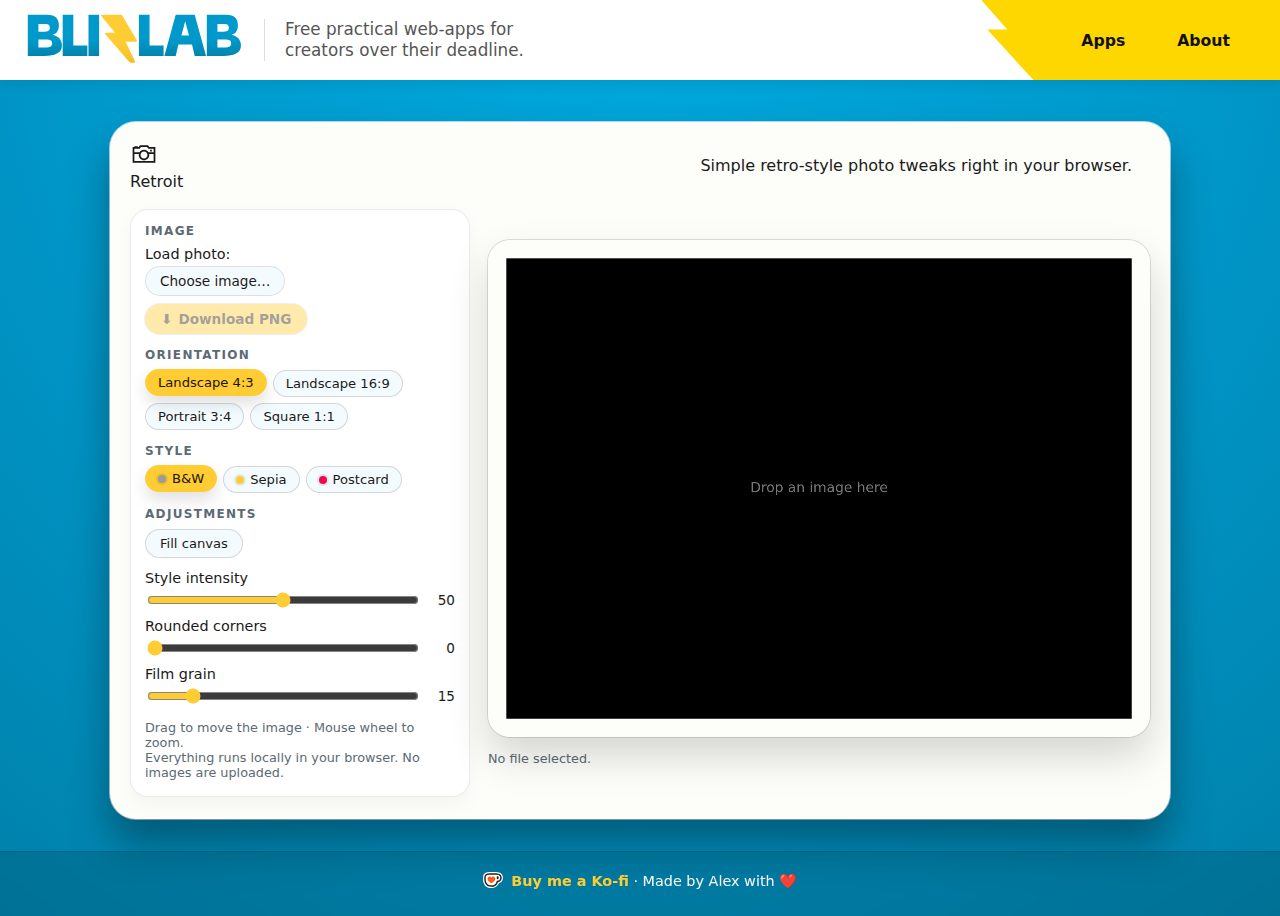
<file: retroit/index.html>
<!DOCTYPE html>
<html lang="en">
<head>
  <meta charset="UTF-8" />
  <title>RetroIt – Offline vintage photo editor by Blizlab</title>
  <meta name="viewport" content="width=device-width, initial-scale=1.0" />

  <link rel="icon" type="image/svg+xml" href="/assets/svg/fabicon.svg">
  <link rel="stylesheet" href="/assets/css/global.css">
  <script src="/assets/components.js" defer></script>
  
  <link rel="stylesheet" href="retroit.css">
</head>

<body>

  <app-header layout="compact"></app-header>

  <main class="page-main">
    <section class="app-shell">
      
      <div class="app-header-row">
       
       
        <div class="app-brand">
          <div class="app-brand-icon">
<svg xmlns="http://www.w3.org/2000/svg" width="28" height="28" viewBox="0 0 32 32"><path fill="currentColor" d="m11.5 6l-.313.406L10 8H9V7H5v1H3v18h26V8h-7l-1.188-1.594L20.5 6zm1 2h7l1.188 1.594L21 10h6v4h-5.813c-1.042-1.784-2.98-3-5.187-3c-2.206 0-4.145 1.216-5.188 3H5v-4h6l.313-.406zM23 11v2h2v-2zm-7 2c2.22 0 4 1.78 4 4s-1.78 4-4 4s-4-1.78-4-4s1.78-4 4-4M5 16h5.094A6 6 0 0 0 10 17c0 3.302 2.698 6 6 6s6-2.698 6-6c0-.337-.04-.678-.094-1H27v8H5z"/></svg>
          </div>
          <div class="app-brand-text">
            Retro<span class="highlight">it</span>
          </div> 
        </div>


        <div class="status-pill" id="toolSubtitle">
          Simple retro-style photo tweaks right in your browser.
        </div>
      </div>

      <div class="app-layout retroit-main">
        
        <aside class="side-panel">
          <div class="card sidebar">
            
            <div class="controls-group">
              <div class="sidebar-section-title">IMAGE</div>
              <div class="file-label-text">Load photo:</div>

              <div class="actions-inline">
                <label class="file-button">
                  <input type="file" id="fileInput" accept="image/*" />
                  <span>Choose image…</span>
                </label>
                <button class="main" id="downloadBtn" disabled>
                  ⬇ <span>Download PNG</span>
                </button>
              </div>
            </div>

            <div class="controls-group">
              <div class="sidebar-section-title">ORIENTATION</div>
              <div class="orientations">
                <button class="chip-btn active" data-orientation="landscape43">
                  <span>Landscape 4:3</span>
                </button>
                <button class="chip-btn" data-orientation="landscape169">
                  <span>Landscape 16:9</span>
                </button>
                <button class="chip-btn" data-orientation="portrait34">
                  <span>Portrait 3:4</span>
                </button>
                  <button class="chip-btn" data-orientation="square11">
                  <span>Square 1:1</span>
                </button>
              </div>
            </div>

            <div class="controls-group">
              <div class="sidebar-section-title">STYLE</div>
              <div class="styles">
                <button class="chip-btn active" data-style="bw">
                  <span class="style-dot bw"></span><span>B&amp;W</span>
                </button>
                <button class="chip-btn" data-style="sepia">
                  <span class="style-dot sepia"></span><span>Sepia</span>
                </button>
                <button class="chip-btn" data-style="postal">
                  <span class="style-dot postal"></span><span>Postcard</span>
                </button>
              </div>
            </div>

            <div class="controls-group">
              <div class="sidebar-section-title">ADJUSTMENTS</div>

              <button class="secondary-btn" id="fillBtn">Fill canvas</button>

              <div class="slider-group">
                <label for="intensity">Style intensity</label>
                <div class="slider-row">
                  <input type="range" id="intensity" min="0" max="100" value="50" />
                  <span id="intensityValue">50</span>
                </div>
              </div>

              <div class="slider-group">
                <label for="roundness">Rounded corners</label>
                <div class="slider-row">
                  <input type="range" id="roundness" min="0" max="80" value="0" />
                  <span id="roundnessValue">0</span>
                </div>
              </div>

              <div class="slider-group">
                <label for="noise">Film grain</label>
                <div class="slider-row">
                  <input type="range" id="noise" min="0" max="100" value="15" />
                  <span id="noiseValue">15</span>
                </div>
              </div>
            </div>

            <div class="hint">
              Drag to move the image · Mouse wheel to zoom.
            </div>
            <div class="hint">
              Everything runs locally in your browser. No images are uploaded.
            </div>
          </div>
        </aside>

        <section class="canvas-panel canvas-area">
            <div class="canvas-drop-zone" id="dropZone">
              <canvas id="canvas"></canvas>
            </div>
            <div class="file-name" id="fileNameText">No file selected.</div>
        </section>
      </div>
    </section>
  </main>

  <app-footer></app-footer>

  <script type="module" src="retroit.js"></script>

</body>
</html>
</file>
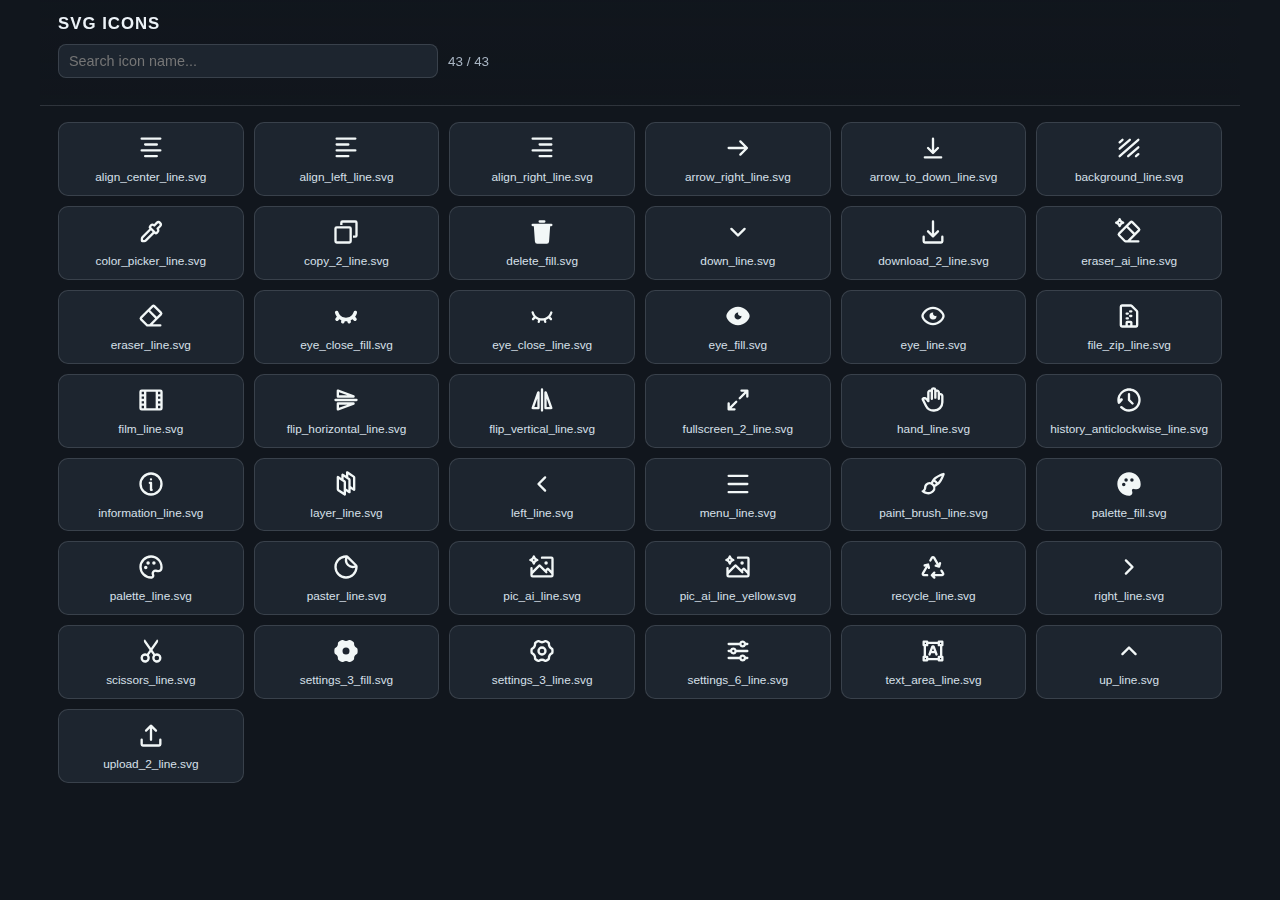
<file: svg/index.html>
<!DOCTYPE html>
<html lang="en">
<head>
  <meta charset="UTF-8">
  <meta name="viewport" content="width=device-width, initial-scale=1.0">
  <title>Blizlab SVG Index</title>
  <meta name="robots" content="noindex, nofollow, noarchive">
  <link rel="canonical" href="https://blizlab.com/">
  <style>
    :root {
      --bg: #11161d;
      --panel: #1d252f;
      --panel-2: #222c38;
      --text: #edf3f8;
      --muted: #a8b5c3;
      --accent: #00a6dd;
      --accent-2: #0099cc;
      --border: rgba(237, 243, 248, 0.14);
    }

    * {
      box-sizing: border-box;
    }

    body {
      margin: 0;
      background: var(--bg);
      color: var(--text);
      font-family: "Trebuchet MS", "Segoe UI", Arial, sans-serif;
    }

    .wrap {
      width: min(1200px, 100%);
      margin: 0 auto;
      padding: 18px;
    }

    .toolbar {
      position: sticky;
      top: 0;
      z-index: 10;
      background: linear-gradient(to bottom, rgba(17, 22, 29, 0.96), rgba(17, 22, 29, 0.86));
      backdrop-filter: blur(2px);
      border-bottom: 1px solid var(--border);
      margin: -18px -18px 16px;
      padding: 14px 18px;
    }

    h1 {
      margin: 0 0 10px;
      font-size: 1.05rem;
      letter-spacing: 0.06em;
      text-transform: uppercase;
    }

    .toolbar-row {
      display: flex;
      gap: 10px;
      align-items: center;
      flex-wrap: wrap;
    }

    #searchInput {
      width: min(380px, 100%);
      border-radius: 8px;
      border: 1px solid var(--border);
      background: var(--panel);
      color: var(--text);
      padding: 8px 10px;
      font-size: 0.9rem;
      outline: none;
    }

    #searchInput:focus {
      border-color: rgba(0, 166, 221, 0.8);
      box-shadow: 0 0 0 2px rgba(0, 166, 221, 0.22);
    }

    #iconCount {
      font-size: 0.84rem;
      color: var(--muted);
    }

    #copyStatus {
      font-size: 0.84rem;
      color: #9ce7ff;
      min-height: 1em;
    }

    .grid {
      display: grid;
      grid-template-columns: repeat(auto-fill, minmax(170px, 1fr));
      gap: 10px;
    }

    .icon-card {
      width: 100%;
      border: 1px solid var(--border);
      background: var(--panel);
      color: var(--text);
      border-radius: 10px;
      padding: 11px 10px 10px;
      cursor: pointer;
      display: grid;
      justify-items: center;
      gap: 8px;
      text-align: center;
      transition: border-color 120ms ease, background 120ms ease, transform 80ms ease;
    }

    .icon-card:hover {
      border-color: rgba(0, 166, 221, 0.9);
      background: var(--panel-2);
    }

    .icon-card:active {
      transform: translateY(1px);
    }

    .icon-card:focus-visible {
      outline: 2px solid rgba(0, 166, 221, 0.9);
      outline-offset: 1px;
    }

    .icon-card img {
      width: 28px;
      height: 28px;
      display: block;
      object-fit: contain;
      filter: brightness(0) saturate(100%) invert(95%) sepia(6%) saturate(359%) hue-rotate(175deg) brightness(105%) contrast(94%);
      pointer-events: none;
    }

    .icon-card .name {
      width: 100%;
      font-size: 0.74rem;
      line-height: 1.25;
      color: #d7e0ea;
      word-break: break-word;
      pointer-events: none;
    }

    .empty {
      border: 1px dashed var(--border);
      border-radius: 10px;
      background: var(--panel);
      color: var(--muted);
      padding: 16px;
      text-align: center;
      font-size: 0.86rem;
    }

    .flash {
      animation: flash-copy 320ms ease-out;
    }

    @keyframes flash-copy {
      0% {
        border-color: rgba(0, 166, 221, 1);
        box-shadow: 0 0 0 0 rgba(0, 166, 221, 0.5);
      }
      100% {
        border-color: var(--border);
        box-shadow: 0 0 0 8px rgba(0, 166, 221, 0);
      }
    }
  </style>
</head>
<body>
  <div class="wrap">
    <div class="toolbar">
      <h1>SVG Icons</h1>
      <div class="toolbar-row">
        <input id="searchInput" type="search" placeholder="Search icon name..." aria-label="Search icon name">
        <span id="iconCount"></span>
      </div>
      <div id="copyStatus" aria-live="polite"></div>
    </div>

    <div id="iconsGrid" class="grid"></div>
    <div id="emptyState" class="empty" hidden>No icons match your search.</div>
  </div>

  <script>
    const ICONS = [
      "align_center_line.svg",
      "align_left_line.svg",
      "align_right_line.svg",
      "arrow_right_line.svg",
      "arrow_to_down_line.svg",
      "background_line.svg",
      "color_picker_line.svg",
      "copy_2_line.svg",
      "delete_fill.svg",
      "down_line.svg",
      "download_2_line.svg",
      "eraser_ai_line.svg",
      "eraser_line.svg",
      "eye_close_fill.svg",
      "eye_close_line.svg",
      "eye_fill.svg",
      "eye_line.svg",
      "file_zip_line.svg",
      "film_line.svg",
      "flip_horizontal_line.svg",
      "flip_vertical_line.svg",
      "fullscreen_2_line.svg",
      "hand_line.svg",
      "history_anticlockwise_line.svg",
      "information_line.svg",
      "layer_line.svg",
      "left_line.svg",
      "menu_line.svg",
      "paint_brush_line.svg",
      "palette_fill.svg",
      "palette_line.svg",
      "paster_line.svg",
      "pic_ai_line.svg",
      "pic_ai_line_yellow.svg",
      "recycle_line.svg",
      "right_line.svg",
      "scissors_line.svg",
      "settings_3_fill.svg",
      "settings_3_line.svg",
      "settings_6_line.svg",
      "text_area_line.svg",
      "up_line.svg",
      "upload_2_line.svg"
    ];

    const iconsGrid = document.getElementById("iconsGrid");
    const searchInput = document.getElementById("searchInput");
    const iconCount = document.getElementById("iconCount");
    const copyStatus = document.getElementById("copyStatus");
    const emptyState = document.getElementById("emptyState");
    let statusTimer = 0;

    function setCopyStatus(text) {
      if (!copyStatus) return;
      copyStatus.textContent = text;
      clearTimeout(statusTimer);
      if (!text) return;
      statusTimer = window.setTimeout(() => {
        copyStatus.textContent = "";
      }, 1500);
    }

    async function copyText(text) {
      try {
        if (navigator.clipboard && navigator.clipboard.writeText) {
          await navigator.clipboard.writeText(text);
          return true;
        }
      } catch (_) {
        // Fallback below.
      }
      try {
        const fallback = document.createElement("textarea");
        fallback.value = text;
        fallback.setAttribute("readonly", "");
        fallback.style.position = "fixed";
        fallback.style.opacity = "0";
        fallback.style.pointerEvents = "none";
        document.body.appendChild(fallback);
        fallback.focus();
        fallback.select();
        const copied = document.execCommand("copy");
        document.body.removeChild(fallback);
        return copied;
      } catch (_) {
        return false;
      }
    }

    function flashCopied(el) {
      if (!el) return;
      el.classList.remove("flash");
      void el.offsetWidth;
      el.classList.add("flash");
    }

    async function handleCopy(name, cardEl) {
      const ok = await copyText(name);
      flashCopied(cardEl);
      setCopyStatus(ok ? `Copied: ${name}` : `Could not copy: ${name}`);
    }

    function buildCard(name) {
      const btn = document.createElement("button");
      btn.type = "button";
      btn.className = "icon-card";
      btn.title = `Copy ${name}`;

      const img = document.createElement("img");
      img.src = `./${name}`;
      img.alt = name;

      const label = document.createElement("span");
      label.className = "name";
      label.textContent = name;

      btn.appendChild(img);
      btn.appendChild(label);
      btn.addEventListener("click", () => handleCopy(name, btn));
      return btn;
    }

    function render(filter = "") {
      const query = String(filter || "").trim().toLowerCase();
      const filtered = ICONS.filter((name) => name.toLowerCase().includes(query));
      iconsGrid.textContent = "";
      filtered.forEach((name) => {
        iconsGrid.appendChild(buildCard(name));
      });
      if (iconCount) iconCount.textContent = `${filtered.length} / ${ICONS.length}`;
      if (emptyState) emptyState.hidden = filtered.length > 0;
    }

    searchInput?.addEventListener("input", () => {
      render(searchInput.value);
    });

    render("");
  </script>
</body>
</html>
</file>
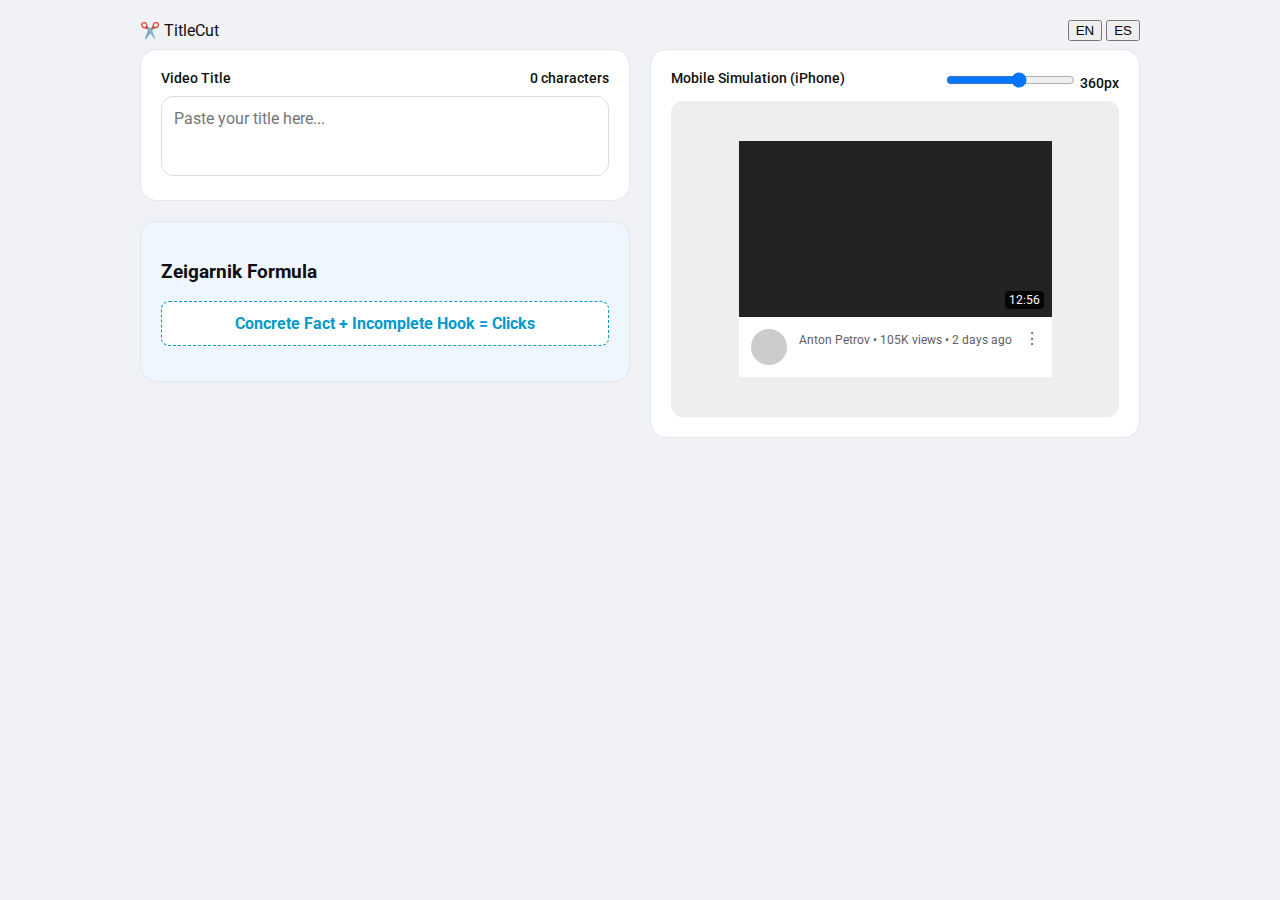
<file: titlecut/index.html>
<!DOCTYPE html>
<html lang="en">
<head>
    <meta charset="UTF-8">
    <meta name="viewport" content="width=device-width, initial-scale=1.0">
    <title>TitleCut | YouTube Mobile Simulator</title>
    <link href="https://fonts.googleapis.com/css2?family=Roboto:wght@400;500&display=swap" rel="stylesheet">
    <link rel="stylesheet" href="titlecut.css">
</head>
<body>
    <div class="tc-app">
        <header class="tc-header">
            <span class="tc-logo">✂️ TitleCut</span>
            <div class="tc-lang">
                <button id="btn-en" class="active">EN</button>
                <button id="btn-es">ES</button>
            </div>
        </header>

        <div class="tc-main-grid">
            <section class="tc-input-section">
                <div class="tc-card">
                    <div class="tc-label-row">
                        <label id="lbl-title">Video Title</label>
                        <span class="tc-chars"><span id="charCount">0</span> <span id="lbl-chars">characters</span></span>
                    </div>
                    <textarea id="titleInput" placeholder="Paste your title here..."></textarea>
                </div>

                <aside class="tc-card tc-sidebar">
                    <h3 id="lbl-formula-title">Zeigarnik Formula</h3>
                    <div class="tc-formula-box">
                        Concrete Fact + Incomplete Hook = Clicks
                    </div>
                    <ul id="tc-tips-list" class="tc-tips">
                        </ul>
                </aside>
            </section>

            <section class="tc-sim-section">
                <div class="tc-card">
                    <div class="tc-label-row">
                        <label id="lbl-sim">Mobile Simulation (iPhone)</label>
                        <div class="tc-width-ctrl">
                            <input type="range" id="widthSlider" min="280" max="420" value="360">
                            <span id="widthDisplay">360px</span>
                        </div>
                    </div>

                    <div class="iphone-container">
                        <div class="yt-mobile-mock" id="ytMock">
                            <div class="yt-thumb">
                                <span class="yt-time">12:56</span>
                            </div>
                            <div class="yt-meta">
                                <div class="yt-avatar"></div>
                                <div class="yt-text">
                                    <h3 id="simTitle" class="yt-title-text"></h3>
                                    <p class="yt-sub">Anton Petrov • 105K views • 2 days ago</p>
                                </div>
                                <div class="yt-more">⋮</div>
                            </div>
                        </div>
                    </div>
                </div>
            </section>
        </div>
    </div>
    <script src="titlecut.js"></script>
</body>
</html>
</file>
<file: assets/css/home.css>
/* ----------------------------------------------------------
   IMAGE WRAPPER FOR LANDING CARDS
---------------------------------------------------------- */
.img-wrap {
  width: 100%;
  overflow: hidden;
  border: 2px solid #FFCC33;
  border-radius: 8px; /* Slightly sharper radius to match new button */
  position: relative;
  padding-bottom: 48%;   /* shorter so text doesn’t spill */
  height: 0;
}

.img-wrap img {
  position: absolute;
  top: 0;
  left: 0;
  width: 100%;
  height: 100%;
  object-fit: cover;
  display: block;
}

/* ----------------------------------------------------------
   SHINY OVERLAY
---------------------------------------------------------- */
.shine-overlay {
  position: absolute;
  inset: 0;
  pointer-events: none;

  background: linear-gradient(
    60deg,
    rgba(255,255,255,0.70) 0%,
    rgba(255,255,255,0.35) 20%,
    rgba(255,255,255,0.10) 45%,
    rgba(0,0,0,0.25) 100%
  );
}

/* ----------------------------------------------------------
   MAIN AREA FOR LANDING ONLY
---------------------------------------------------------- */
.landing-main {
  max-width: 1180px;
  margin: 32px auto 40px;
  padding: 0 16px 16px;
  margin-top: 24px;   /* space under the yellow bar */
}

/* ----------------------------------------------------------
   CARD STACK LAYOUT
---------------------------------------------------------- */
.cards {
  position: relative;
  height: 420px;
  margin-bottom: 32px;
}

.card {
  position: absolute;
  top: 0;
  left: 50%;
  width: 280px;
  max-width: 80vw;
  height: 100%;

  transform-origin: center bottom;
  background: radial-gradient(circle at top, #ffffff, #f3f3f0);
  border: 4px solid var(--blue);
  border-radius: 20px;

  box-shadow:
    0 20px 40px rgba(0,0,0,0.35),
    0 0 0 1px rgba(255,255,255,0.5) inset;

  padding: 16px 18px 20px; /* Tweaked overall padding */
  display: flex;
  flex-direction: column;
  gap: 0; /* Handled by margins manually for precision */
  cursor: pointer;

  transition:
    transform 260ms ease,
    box-shadow 260ms ease,
    filter 260ms ease,
    z-index 0s linear 60ms;
}

.card.card--active {
  transition:
    transform 260ms ease,
    box-shadow 260ms ease,
    filter 260ms ease,
    z-index 0s;
}

/* Title Header (Simplified) ----------------------------------- */
.card-header {
  display: flex;
  align-items: center;
  justify-content: center;
  gap: 8px;
  background: transparent; 
  box-shadow: none;
  padding: 0;
  margin-bottom: 12px;
  width: 100%;
}

.card-title {
  margin: 0;
  font-size: 1.6rem; 
  font-weight: 900;
  letter-spacing: 0.02em;
  color: var(--blue);
  line-height: 1;
}

/* Body text --------------------------------------------------- */
.card-body {
  padding: 0; /* Removed padding so we can control it via margins */
  margin-top: 10px; /* Precise gap between Image and Text */
  
  display: flex;
  flex-direction: column;
  flex: 1;
}

.card-desc {
  font-size: 0.85rem; /* Smaller text */
  padding: 0; 
  line-height: 1.4;
  margin: 0 0 6px 0;
  color: var(--text-dark);
}

/* Bullets ----------------------------------------------------- */
.color-dots {
  list-style: none;
  padding-left: 0;
  margin: 4px 0 12px;
}

.color-dots li {
  position: relative;
  padding-left: 1.15em;
  margin-bottom: 0.2em;
  font-size: 0.8rem;
  color: #444;
}

.color-dots li::before {
  content: "";
  position: absolute;
  left: 0;
  top: 0.55em;
  width: 0.4em;
  height: 0.4em;
  background: var(--yellow);
  border-radius: 50%;
}

/* Button (Square) -------------------------------------------- */
.card-btn-wrap {
  margin-top: auto; /* Pushes button to bottom */
  width: 100%;
}

.card-btn {
  background: var(--blue);
  color: #ffffff;
  border: none;
  
  /* Square Look */
  border-radius: 8px; 
  width: 100%;
  padding: 12px 0;
  
  font-weight: 700;
  font-size: 1rem;
  cursor: pointer;
  text-decoration: none;

  display: flex;
  align-items: center;
  justify-content: center;

  box-shadow: 0 4px 10px rgba(0,0,0,0.25);
  transition: transform 0.1s ease, filter 0.1s ease;
}

.card-btn::after {
  content: "➜";
  margin-left: 8px;
  font-size: 0.9em;
}

.card-btn:hover {
  filter: brightness(1.08);
}

.card-btn:active {
  transform: translateY(2px);
  box-shadow: 0 2px 5px rgba(0,0,0,0.25);
}

/* Hover glow (only inactive cards) */
.card:not(.card--active):hover {
  box-shadow: 0 24px 36px rgba(0,0,0,0.45);
  filter: brightness(1.02);
}

/* Card transform variables (set by JS) */
.card {
  transform:
    translateX(-50%)
    translateX(var(--offset-x, 0px))
    translateY(var(--offset-y, 0px))
    scale(var(--scale, 0.96));
}

/* Mobile layout ---------------------------------------------- */
@media (max-width: 800px) {
  .cards {
    position: static;
    height: auto;
    display: flex;
    flex-direction: column;
    gap: 16px;
  }

  .card {
    position: static;
    width: 100%;
    max-width: none;
    height: auto;

    transform: none !important;

    box-shadow:
      0 12px 30px rgba(0,0,0,0.26),
      0 0 0 1px rgba(255,255,255,0.4) inset;
  }
}

/* ----------------------------------------------------------
   INFO BOX AT BOTTOM OF LANDING PAGE
---------------------------------------------------------- */
.info {
  margin-top: 8px;
  background: rgba(253,253,249,0.96);
  border-radius: 14px;
  padding: 16px 18px 18px;
  border: 1px solid rgba(0,0,0,0.08);
  box-shadow: 0 8px 20px rgba(0,0,0,0.08);
}

.info-title {
  font-weight: 700;
  margin-bottom: 6px;
  color: var(--blue);
}

.info-text a {
  color: var(--red);
  font-weight: 600;
  text-decoration: none;
}

.info-text a:hover {
  text-decoration: underline;
}

.emoji {
  font-size: 1.6rem; 
  vertical-align: middle;
  line-height: 1;
  
  /* The Blue Shadow Effect */
  filter: drop-shadow(0 3px 3px rgba(0, 133, 173, 0.5));
  

}
</file>
<file: assets/css/global.css>
:root {
  --blue:   #0099CC;
  --yellow: #FFCC33;
  --white:  #FDFDF9;
  --text-dark: #1A1A1A;
  --red:    #c03221;
}

* {
  box-sizing: border-box;
}

body {
  margin: 0;
  font-family: system-ui, -apple-system, BlinkMacSystemFont, "Segoe UI", sans-serif;
  color: var(--text-dark);
  background: radial-gradient(circle at top, #00a8dd 0%, #0099CC 48%, #0081aa 100%);
}

/* ----------------------------------------------------------
   HEADER (shared)
---------------------------------------------------------- */
header {
  background: #ffffff;
  color: var(--text-dark);
  padding: 14px 24px;
  display: flex;
  align-items: center;
  justify-content: space-between;
  gap: 16px;
  flex-wrap: wrap;
  box-shadow: 0 8px 22px rgba(0,0,0,0.08);
  /*position: sticky;*/
  top: 0;
  z-index: 10;
}

.header-brand {
  white-space: nowrap;
}

.header-text-title {
  font-size: 2.6rem;
  font-weight: 900;
  letter-spacing: 0.02em;
  color: var(--blue);
  text-transform: uppercase;
  display: inline-flex;
  align-items: flex-start;
  gap: 0.03em;
}

.z-icon img {
  height: 1.1em;
  width: auto;
  margin-top: 8px;
  margin-left: -6px;
  margin-right: -5px;
}

/* Subtitle */
.header-sub {
  flex: 1 1 auto;
  text-align: center;
  min-width: 220px;
}

.header-text-subtitle {
  font-size: 1.3rem;
  opacity: 0.9;
  color: var(--text-dark);
  max-width: 680px;
  margin: 0 auto;
}

/* Right side (language selector) */
.header-right {
  display: flex;
  align-items: center;
  justify-content: flex-end;
  flex: 0 0 auto;
}

/* ----------------------------------------------------------
   LANGUAGE TOGGLE
---------------------------------------------------------- */
.lang-toggle {
  display: inline-flex;
  border-radius: 999px;
  overflow: hidden;
  border: 1px solid rgba(0,0,0,0.12);
  background: #ffffff;
}

.lang-btn {
  border: none;
  padding: 6px 14px;
  font-size: 0.8rem;
  font-weight: 500;
  background: transparent;
  color: var(--text-dark);
  cursor: pointer;
}

.lang-btn + .lang-btn {
  border-left: 1px solid rgba(0,0,0,0.08);
}

.lang-btn.active {
  background: rgba(0,153,204,0.12);
  color: var(--blue);
  font-weight: 600;
}

/* ----------------------------------------------------------
   HEADER MOBILE
---------------------------------------------------------- */
@media (max-width: 800px) {
  header {
    flex-direction: column;
    align-items: stretch;
  }

  .header-brand {
    align-self: center;
  }

  .header-sub {
    order: 3;
    margin-top: 6px;
  }

  .header-right {
    width: 100%;
    justify-content: center;
  }
}

/* ----------------------------------------------------------
   YELLOW MENU BAR
---------------------------------------------------------- */
.app-menu-bar {
  background: var(--yellow);
  box-shadow: 0 4px 12px rgba(0,0,0,0.18); /* bigger + softer */
  position: relative;
  z-index: 150;
}

.app-menu-inner {
  max-width: 1180px;
  margin: 0 auto;
  padding: 6px 24px;
  display: flex;
  justify-content: flex-end;
}

/* ----------------------------------------------------------
   NAVIGATION
---------------------------------------------------------- */
.main-nav {
  font-size: 0.9rem;
}

.nav-list {
  list-style: none;
  display: flex;
  align-items: center;
  gap: 10px;
  margin: 0;
  padding: 0;
}

.nav-link,
.nav-link--button {
  appearance: none;
  border: none;
  outline: none;
  background: transparent;
  padding: 4px 10px;
  border-radius: 999px;
  font-weight: 600;
  color: var(--text-dark);
  cursor: pointer;
  text-decoration: none;
  font-size: 0.98rem;
}

.nav-link:hover,
.nav-link--button:hover {
  background: rgba(255,255,255,0.35);
}

.nav-disabled {
  opacity: 0.45;
  cursor: default;
  pointer-events: none;
}

/* Dropdown */
.nav-item {
  position: relative;
}

.nav-submenu {
  position: absolute;
  top: calc(100% + 4px);
  right: 0;
  list-style: none;
  margin: 0;
  padding: 6px 0;
  background: #ffffff;
  border-radius: 12px;
  box-shadow: 0 12px 30px rgba(0,0,0,0.18);
  min-width: 150px;
  opacity: 0;
  pointer-events: none;
  transition: opacity 150ms ease, transform 150ms ease;
  transform: translateY(-4px);
  z-index: 300;
}

.nav-submenu a {
  display: block;
  padding: 6px 14px;
  text-decoration: none;
  font-weight: 500;
  color: var(--text-dark);
  font-size: 0.86rem;
}

.nav-submenu a:hover {
  background: rgba(0,0,0,0.04);
}

.nav-item:hover > .nav-submenu,
.nav-item:focus-within > .nav-submenu {
  opacity: 1;
  pointer-events: auto;
  transform: translateY(0);
}

/* Mobile */
@media (max-width: 800px) {
  .app-menu-inner {
    justify-content: center;
  }
  .nav-list {
    flex-wrap: wrap;
    justify-content: center;
  }
}

/* ----------------------------------------------------------
   FOOTER (shared)
---------------------------------------------------------- */
footer {
  text-align: center;
  padding: 18px 12px 26px;
  font-size: 0.9rem;
  background: rgba(0,0,0,0.12);
  color: #f9fafb;
  border-top: 1px solid rgba(0,0,0,0.15);
  backdrop-filter: blur(8px);
}

footer a {
  color: var(--yellow);
  font-weight: 600;
  text-decoration: none;
}

footer a:hover {
  text-decoration: underline;
}

.logo-link {
  text-decoration: none;
  color: inherit;
  display: inline-flex;
}

.logo-link:visited {
  color: inherit;
}

/* ========== APP HEADER BADGE ========== */

.app-badge {
  display: inline-flex;
  align-items: center;
  gap: 0.6rem;
  font-family: system-ui, -apple-system, BlinkMacSystemFont, "SF Pro Text",
               "Segoe UI", sans-serif;
}

/* ---------- LARGE BADGE VARIANT ---------- */

.app-badge--large {
  transform: scale(1.35);        /* scales the entire block */
  transform-origin: left center; /* keeps it aligned to the left */
}


/* Circular icon */
.app-badge__icon {
  width: 32px;
  height: 32px;
  border-radius: 999px;
  display: inline-flex;
  align-items: center;
  justify-content: center;
  background: #FFCC33;      /* yellow circle */
  color: #0A0019;           /* dark text inside */
  font-weight: 700;
  font-size: 1.4rem;
  letter-spacing: 0.05em;
}

/* Title text: BGone in blue, no background */
.app-badge__title {
  font-size: 2rem;
  font-weight: 700;
  letter-spacing: 0.04em;
  color: #0099CC;           /* Blizlab blue */
}

/* Optional: smaller version for tight headers */
.app-badge--compact .app-badge__icon {
  width: 26px;
  height: 26px;
  font-size: 0.95rem;
}

.app-badge--compact .app-badge__title {
  font-size: 1.1rem;
}

/* Universal layout for all app main areas */
.page-main {
  padding: 24px 20px 32px;   /* top / sides / bottom */
  max-width: 1100px;         /* keeps content nicely centered */
  margin: 0 auto;            /* centers layout in all apps */
  width: 100%;
  box-sizing: border-box;    /* ensures padding never breaks layout */
  margin-top: 18px; /* space below header */
}

/* Shared title-bar wrapper for all Blizlab apps */
.app-header-row {
  display: flex;
  justify-content: space-between;
  align-items: center;
  gap: 18px;
  width: 100%;
  margin-bottom: 18px;
}

/* Optional: allow subtitle pill to shrink on smaller screens */
.app-header-row .status-pill {
  white-space: nowrap;
  flex-shrink: 1;
}


/* Big white shell card */
.app-shell {
  background: #fdfdf9;
  border-radius: 26px;
  padding: 18px 20px 22px;
  box-shadow:
    0 24px 40px rgba(0, 0, 0, 0.35),
    0 0 0 1px rgba(255, 255, 255, 0.7);
}

.icon-kofi {
  width: 20px;
  height: 20px;
  vertical-align: -4px;
}

.nav-icon {
  width: 1.2em;
  height: 1.2em;
  margin-right: 6px;
  vertical-align: -0.15em;
  display: inline-block;
}
</file>
<file: chrono/chrono.css>
/* ----------------------------------------------------------
   CHRONO STYLES
---------------------------------------------------------- */

/* FORCE BLUE BACKGROUND */
body {
  background-color: #0099cc; 
}

.page-main {
  max-width: 600px;
  width: 100%;
  margin: 0 auto;
  /* Top padding to space it from header */
  padding: 60px 16px 20px; 
  flex: 1;
  display: flex;
  flex-direction: column;
}

/* ----------------------------------------------------------
   TOOL CARD
---------------------------------------------------------- */
.tool-card {
  background: #ffffff;
  border-radius: 24px;
  box-shadow: 0 18px 45px rgba(0, 0, 0, 0.15);
  border: 1px solid rgba(255, 255, 255, 0.1);
  padding: 24px 28px 32px;
}

/* LEFT ALIGNED HEADER (Matched to Checksy/others) */
.tool-header {
  display: flex;
  flex-direction: column;
  gap: 12px;
  margin-bottom: 24px;
  /* No alignment set = defaults to left */
}

.tool-subtitle {
  font-size: 0.96rem;
  color: #5b6a74; /* Standard muted text color */
  line-height: 1.5;
  margin: 0;
  max-width: 90%;
}

/* ----------------------------------------------------------
   TIMER DISPLAY
---------------------------------------------------------- */
.chrono-display {
  background: #f4f8fb;
  border-radius: 16px;
  padding: 24px 0;
  margin-bottom: 24px;
  border: 2px solid #e1e8ed;
  
  font-family: "Courier New", Courier, monospace;
  font-size: 4rem;
  font-weight: 700;
  color: #333;
  letter-spacing: -0.02em;
  font-variant-numeric: tabular-nums;
  text-align: center; /* Numbers still look best centered in their box */
}

/* ----------------------------------------------------------
   BUTTONS
---------------------------------------------------------- */
.btn-main {
  width: 100%;
  padding: 16px;
  font-size: 1.5rem;
  font-weight: 700;
  border: none;
  border-radius: 14px;
  cursor: pointer;
  transition: all 0.2s ease;
  color: white;
  outline: none;
  text-transform: uppercase;
  letter-spacing: 0.05em;
}

.btn-main:active {
  transform: scale(0.98);
}

/* State Colors */
.btn-play {
  background-color: #2ecc71; 
  box-shadow: 0 8px 20px rgba(46, 204, 113, 0.3);
}
.btn-play:hover {
  background-color: #27ae60;
}

.btn-stop {
  background-color: #ff506e; 
  box-shadow: 0 8px 20px rgba(255, 80, 110, 0.3);
}
.btn-stop:hover {
  background-color: #e63956;
}

.btn-reset {
  background-color: #3498db; 
  box-shadow: 0 8px 20px rgba(52, 152, 219, 0.3);
}
.btn-reset:hover {
  background-color: #2980b9;
}

/* Mobile Tweak */
@media (max-width: 500px) {
  .chrono-display {
    font-size: 3rem;
  }
}
</file>
<file: Corrector/style.css>
:root {
  --bg: #0099cc;
  --panel: #fffaf0;
  --ink: #1f1b16;
  --muted: #6f655b;
  --brand: #0099cc;
  --accent: #c43d2b;
  --accent-soft: rgba(196, 61, 43, 0.18);
  --flag: #b85c00;
  --flag-soft: rgba(243, 155, 47, 0.28);
  --line: rgba(31, 27, 22, 0.12);
  --shadow: 0 14px 40px rgba(31, 27, 22, 0.12);
  --mono: "JetBrains Mono", ui-monospace, SFMono-Regular, Menlo, Monaco, Consolas, "Liberation Mono", "Courier New", monospace;
  --serif: "Fraunces", "Iowan Old Style", "Palatino Linotype", "Book Antiqua", Palatino, serif;
  --sans: "Space Grotesk", "Avenir Next", "Segoe UI", sans-serif;
}

* { box-sizing: border-box; }

body {
  margin: 0;
  font-family: var(--sans);
  color: var(--ink);
  background: var(--bg);
  min-height: 100vh;
}

header {
  padding: 28px 6vw 12px;
  display: flex;
  align-items: center;
  justify-content: space-between;
  gap: 12px;
  flex-wrap: wrap;
}

header h1 {
  font-family: var(--serif);
  font-weight: 600;
  font-size: clamp(1.6rem, 2.2vw, 2.2rem);
  margin: 0;
  letter-spacing: 0.02em;
}

header p {
  margin: 6px 0 0;
  color: var(--muted);
  font-size: 0.95rem;
}

.toolbar {
  display: flex;
  gap: 10px;
  align-items: center;
  flex-wrap: wrap;
}

button {
  border: none;
  background: var(--ink);
  color: #fff;
  padding: 10px 16px;
  border-radius: 10px;
  font-family: var(--sans);
  font-weight: 600;
  cursor: pointer;
  transition: transform 0.2s ease, box-shadow 0.2s ease;
}

button:hover { transform: translateY(-1px); box-shadow: 0 6px 18px rgba(31, 27, 22, 0.2); }
button:disabled { opacity: 0.5; cursor: not-allowed; box-shadow: none; transform: none; }

.pill {
  border: 1px solid rgba(0, 153, 204, 0.4);
  background: #fff;
  padding: 8px 14px;
  border-radius: 10px;
  font-size: 0.85rem;
  color: var(--brand);
  display: inline-flex;
  align-items: center;
  gap: 6px;
}

main {
  padding: 0 6vw 40px;
}

.grid {
  display: grid;
  grid-template-columns: minmax(0, 1fr);
  gap: 22px;
}

.panel {
  background: var(--panel);
  border: 1px solid var(--line);
  border-radius: 18px;
  box-shadow: var(--shadow);
  overflow: hidden;
  display: flex;
  flex-direction: column;
  min-height: 60vh;
}

.panel header {
  padding: 16px 18px;
  border-bottom: 1px solid var(--line);
  background: rgba(255, 255, 255, 0.65);
}

.panel-header {
  display: flex;
  align-items: center;
  justify-content: space-between;
  gap: 12px;
  flex-wrap: wrap;
  position: sticky;
  top: 0;
  z-index: 2;
}

.status-pill {
  position: fixed;
  top: 18px;
  right: 6vw;
  z-index: 5;
}

.panel header h2 {
  margin: 0;
  font-size: 1rem;
  font-weight: 600;
  text-transform: uppercase;
  letter-spacing: 0.12em;
  color: var(--muted);
}

.panel-title {
  display: flex;
  flex-direction: column;
  gap: 6px;
}

.panel-subtitle {
  margin: 0;
  color: var(--muted);
  font-size: 0.9rem;
}

.stack {
  padding: 18px;
  display: flex;
  flex-direction: column;
  flex: 1;
}

.editor-input {
  background: #fff;
  color: var(--ink);
  caret-color: var(--ink);
  border: 1px solid var(--line);
  outline: none;
  border-radius: 12px;
  padding: 16px;
  font-family: var(--mono);
  font-size: 0.98rem;
  line-height: 1.6;
  min-height: 55vh;
  white-space: pre-wrap;
  word-break: break-word;
  overflow: auto;
  max-height: calc(100vh - 320px);
}

.editor-input:empty::before {
  content: attr(data-placeholder);
  color: var(--muted);
}

.change {
  background: var(--accent-soft);
  color: var(--accent);
  border-radius: 6px;
  padding: 0 2px;
  cursor: pointer;
}

.flag {
  background: var(--flag-soft);
  color: var(--flag);
  border-radius: 6px;
  padding: 0 2px;
}

.reverted {
  background: rgba(42, 143, 75, 0.2);
  color: #2a8f4b;
  border-radius: 6px;
  padding: 0 2px;
  cursor: pointer;
}


.meta {
  padding: 12px 18px 18px;
  border-top: 1px solid var(--line);
  display: flex;
  justify-content: space-between;
  flex-wrap: wrap;
  gap: 8px;
  font-size: 0.82rem;
  color: var(--muted);
}

.status-dot {
  width: 8px;
  height: 8px;
  border-radius: 50%;
  background: #b1a79d;
  display: inline-block;
}

.status-dot.active { background: #2a8f4b; }

.toolbar button {
  background: #fff;
  color: var(--brand);
  border: 1px solid rgba(0, 153, 204, 0.5);
}

.toolbar button.primary {
  background: var(--brand);
  color: #fff;
  border: 1px solid var(--brand);
}

.link-button {
  background: transparent;
  border: none;
  color: var(--brand);
  font-weight: 600;
  cursor: pointer;
  padding: 6px 8px;
}

.link-button:hover {
  text-decoration: underline;
}

.modal {
  position: fixed;
  inset: 0;
  background: rgba(15, 22, 30, 0.35);
  display: none;
  align-items: center;
  justify-content: center;
  padding: 24px;
  z-index: 10;
}

.modal.open {
  display: flex;
}

.modal-card {
  background: #fff;
  border-radius: 16px;
  padding: 18px;
  width: min(520px, 90vw);
  box-shadow: var(--shadow);
  border: 1px solid var(--line);
  display: grid;
  gap: 12px;
}

.modal-card h3 {
  margin: 0;
  font-size: 1.1rem;
}

.modal-card p {
  margin: 0;
  color: var(--muted);
  font-size: 0.9rem;
}

.modal-card textarea {
  width: 100%;
  border-radius: 10px;
  border: 1px solid var(--line);
  padding: 10px 12px;
  font-family: var(--mono);
  font-size: 0.95rem;
  resize: vertical;
}

.modal-actions {
  display: flex;
  justify-content: flex-end;
  gap: 10px;
}

@media (max-width: 720px) {
  header { padding: 20px 6vw 8px; }
  .panel { min-height: 48vh; }
  .status-pill { top: 12px; right: 5vw; }
}
</file>
<file: assets/css/octofind.css>
/* Popup strip --------------------------------------------------- */
.popup-strip {
  margin-bottom: 18px;
  padding: 10px 12px;
  border-radius: 10px;
  background: #FFF5CF;
  border: 1px solid #E2C45A;
  font-size: 0.85rem;
  color: #7b5a00;
  display: none;
  align-items: center;
  justify-content: space-between;
  gap: 12px;
}

.popup-strip-main {
  display: inline-flex;
  align-items: center;
  gap: 6px;
}

.popup-strip span.icon {
  font-size: 1.1rem;
}

.popup-strip button {
  border-radius: 999px;
  border: 1px solid currentColor;
  background: transparent;
  color: inherit;
  padding: 4px 10px;
  font-size: 0.8rem;
  cursor: pointer;
}

/* TOOL CARD ----------------------------------------------------- */
.tool-card {
  background: #ffffff;
  border-radius: 16px;
  box-shadow: 0 10px 24px rgba(0, 0, 0, 0.12);
  border: 1px solid rgba(0, 0, 0, 0.06);
  padding: 20px 18px 20px;
}

/* Header inside card -------------------------------------------- */
.tool-header {
  display: flex;
  flex-wrap: wrap;
  align-items: center;
  justify-content: space-between;
  gap: 18px;
  margin-bottom: 14px;
}

/* We reuse .tool-title-pill from blizlab-ui.css for font + layout */

.tool-title-pill svg {
  width: 45px;
  height: 45px;
}

/* Subtitle text */
.tool-subtitle {
  flex: 1 1 260px;
  font-size: 0.95rem;
  color: #5b6a74;
  max-width: 580px;
}

/* SEARCH BAR ---------------------------------------------------- */
.search-card {
  margin-top: 4px;
  border-radius: 16px;
  border: 2px solid var(--blue);
  background: #e7f7fc;
  padding: 14px 14px 10px;
}

.search-row {
  display: flex;
  flex-wrap: wrap;
  gap: 10px;
  align-items: center;
}

.input-wrap {
  flex: 1 1 260px;
  min-width: 220px;
  position: relative;
}

.input-wrap input {
  width: 100%;
  padding: 10px 14px 10px 38px;
  border-radius: 12px;
  border: 1.5px solid rgba(0, 0, 0, 0.25);
  background: #ffffff;
  font-size: 0.96rem;
  color: var(--text-main);
}

.input-wrap input::placeholder {
  color: #5b6a74;
}

.search-icon {
  position: absolute;
  left: 11px;
  top: 50%;
  transform: translateY(-50%);
  width: 18px;
  height: 18px;
  color: #5b6a74;
}

.btn-main {
  border-radius: 12px;
  border: 1px solid rgba(0, 0, 0, 0.08);
  background: #ffffff;
  color: var(--text-main);
  padding: 7px 12px;
  font-size: 0.82rem;
  cursor: pointer;
  display: inline-flex;
  align-items: center;
  gap: 6px;
  font-weight: 600;
}

.btn-main span.dot {
  width: 7px;
  height: 7px;
  border-radius: 50%;
}

.btn-main.videos span.dot { background: #ff6b81; }
.btn-main.photos span.dot { background: var(--blue); }
.btn-main.public span.dot { background: #ff914d; }
.btn-main.png span.dot    { background: #16a085; }

.search-hint {
  margin-top: 6px;
  font-size: 0.8rem;
  color: #5b6a74;
}

/* GROUPS + CHIPS ----------------------------------------------- */
.groups {
  display: grid;
  grid-template-columns: repeat(auto-fit, minmax(220px, 1fr));
  gap: 16px 20px;
  margin-top: 18px;
}

.group-title {
  font-size: 0.7rem;
  text-transform: uppercase;
  letter-spacing: 0.16em;
  color: var(--blue);
  margin-bottom: 6px;
}

.chips {
  display: flex;
  flex-wrap: wrap;
  gap: 8px;
}

.chip {
  padding: 6px 11px;
  border-radius: 999px;
  border: 1px solid rgba(0, 0, 0, 0.08);
  background: #f4fbff;
  font-size: 0.8rem;
  cursor: pointer;
  display: inline-flex;
  align-items: center;
  gap: 6px;
  color: var(--text-main);
}

.chip-dot {
  width: 7px;
  height: 7px;
  border-radius: 50%;
  background: var(--blue);
}

.chip.off {
  opacity: 0.45;
  background: #f0f0f0;
}

.chip.off .chip-dot {
  background: transparent;
  border: 1px solid rgba(0, 0, 0, 0.3);
}

.tip-line {
  margin-top: 10px;
  font-size: 0.8rem;
  color: #5b6a74;
}

/* FOOTER INSIDE CARD ------------------------------------------- */
.tool-footer {
  margin-top: 16px;
  border-top: 1px solid rgba(0, 0, 0, 0.04);
  padding-top: 10px;
  font-size: 0.78rem;
  color: #5b6a74;
  display: flex;
  justify-content: flex-end;
  align-items: center;
  gap: 10px;
  flex-wrap: wrap;
}

.tool-footer-controls {
  display: flex;
  align-items: center;
  gap: 8px;
  flex-wrap: wrap;
}

.btn-ghost {
  border-radius: 999px;
  border: 1px solid rgba(0, 0, 0, 0.1);
  background: #f4fbff;
  color: var(--text-main);
  padding: 6px 12px;
  font-size: 0.8rem;
  font-weight: 600;
  cursor: pointer;
  display: inline-flex;
  align-items: center;
  gap: 6px;
}

.btn-ghost span.icon {
  font-size: 1rem;
}

/* MODAL -------------------------------------------------------- */
.modal-backdrop {
  position: fixed;
  inset: 0;
  background: rgba(0, 0, 0, 0.55);
  display: none;
  align-items: center;
  justify-content: center;
  z-index: 50;
}

.modal-backdrop.show {
  display: flex;
}

.modal {
  width: min(640px, 100% - 32px);
  max-height: 80vh;
  background: #ffffff;
  border-radius: 18px;
  border: 1px solid rgba(0, 0, 0, 0.16);
  padding: 16px 18px 14px;
  box-shadow: 0 18px 40px rgba(0, 0, 0, 0.2);
  display: flex;
  flex-direction: column;
}

.modal-head {
  display: flex;
  justify-content: space-between;
  align-items: center;
  gap: 10px;
  margin-bottom: 8px;
}

.modal-title {
  margin: 0;
  font-size: 1rem;
  font-weight: 600;
}

.modal-body {
  flex: 1;
  overflow: auto;
  padding-right: 4px;
  font-size: 0.8rem;
}

.site-row {
  display: grid;
  grid-template-columns: minmax(90px, 1.2fr) minmax(140px, 2.2fr) minmax(90px, 1fr) auto;
  gap: 6px;
  align-items: center;
  padding: 4px 0;
  border-bottom: 1px solid rgba(0, 0, 0, 0.06);
}

.site-row input[type="text"],
.site-row select {
  width: 100%;
  padding: 5px 7px;
  border-radius: 6px;
  border: 1px solid rgba(0, 0, 0, 0.12);
  background: #f4fbff;
  font-size: 0.8rem;
}

.site-row-actions {
  display: flex;
  align-items: center;
  gap: 6px;
  justify-content: flex-end;
}

.small-check {
  display: flex;
  align-items: center;
  gap: 4px;
  font-size: 0.75rem;
  color: #5b6a74;
}

.small-check input {
  width: 13px;
  height: 13px;
}

.site-row button.remove {
  border-radius: 999px;
  border: 1px solid rgba(255, 80, 110, 0.7);
  background: #ffe6eb;
  color: #7b0a1e;
  padding: 3px 7px;
  font-size: 0.75rem;
  cursor: pointer;
}

.modal-foot {
  display: flex;
  justify-content: space-between;
  align-items: center;
  flex-wrap: wrap;
  gap: 8px;
  margin-top: 8px;
  font-size: 0.76rem;
  color: #5b6a74;
}

.modal-foot-buttons {
  display: flex;
  gap: 6px;
  flex-wrap: wrap;
}

.btn-small {
  border-radius: 999px;
  border: 1px solid rgba(0, 0, 0, 0.12);
  background: #f4fbff;
  color: var(--text-main);
  font-size: 0.8rem;
  padding: 5px 10px;
  cursor: pointer;
  display: inline-flex;
  align-items: center;
  gap: 4px;
}

/* RESPONSIVE --------------------------------------------------- */
@media (max-width: 700px) {
  .tool-header {
    flex-direction: column;
    align-items: flex-start;
  }

  .tool-title-pill {
    margin-bottom: 4px;
  }

  .site-row {
    grid-template-columns: minmax(130px, 2fr) minmax(130px, 2fr);
  }

  .tool-footer {
    justify-content: flex-start;
  }
}
</file>
<file: retroit/retroit.css>
/* RetroIt-specific layout and controls.
   Shared header / shell / typography come from blizlab-ui.css */

/* TOOL CARD & HEADER ------------------------------------------ */

.tool-card {
  background: #ffffff;
  border-radius: 16px;
  box-shadow: 0 10px 24px rgba(0, 0, 0, 0.12);
  border: 1px solid rgba(0, 0, 0, 0.06);
  padding: 20px 18px 20px;
}

/* We piggy-back on .app-shell for the outer card,
   so .tool-card is only needed if you reuse it elsewhere. */

/* Subtitle on the right uses .status-pill from blizlab-ui.css */

/* LAYOUT ------------------------------------------------------ */

.retroit-main {
  display: grid;
  grid-template-columns: minmax(260px, 340px) minmax(0, 1fr);
  gap: 18px;
}

/* Sidebar card ------------------------------------------------ */

.sidebar {
  border-radius: 18px;
  background: #ffffff;
  padding: 14px 14px 16px;
  border: 1px solid rgba(0, 0, 0, 0.08);
  box-shadow: 0 8px 18px rgba(0, 0, 0, 0.04);
}

.sidebar-section-title {
  font-size: 0.75rem;
  font-weight: 600;
  letter-spacing: 0.11em;
  text-transform: uppercase;
  color: #5b6a74;
  margin-bottom: 8px;
}

.controls-group {
  margin-bottom: 14px;
  min-width: 0;
}

/* FILE PICKER ------------------------------------------------- */

.file-label-text {
  font-size: 0.9rem;
  margin-bottom: 4px;
}

.file-button {
  display: inline-flex;
  align-items: center;
  justify-content: center;
  padding: 6px 14px;
  border-radius: 999px;
  border: 1px solid rgba(0, 0, 0, 0.1);
  background: #f4fbff;
  color: #1a1a1a;
  cursor: pointer;
  font-size: 0.85rem;
  min-width: 140px;
}

.file-button input[type="file"] {
  display: none;
}

.file-button:hover {
  background: #e2f3ff;
}

.file-name {
  font-size: 0.8rem;
  color: #5b6a74;
  margin-top: 4px;

  /* make it respect the sidebar width */
  display: block;
  width: 100%;
  max-width: 100%;

  /* enable truncation instead of spilling */
  overflow: hidden;
  text-overflow: ellipsis;
  white-space: nowrap;
}

.hint {
  font-size: 0.8rem;
  color: #5b6a74;
}

/* ORIENTATION & STYLE CHIPS ---------------------------------- */

.actions-inline {
  display: flex;
  flex-wrap: wrap;
  gap: 8px;
  align-items: center;
  margin: 4px 0 6px;
}

.orientations,
.styles {
  display: flex;
  flex-wrap: wrap;
  gap: 6px;
}

.chip-btn {
  border-radius: 999px;
  border: 1px solid rgba(0, 0, 0, 0.14);
  background: #f4fbff;
  color: #1a1a1a;
  padding: 5px 12px;
  cursor: pointer;
  font-size: 0.82rem;
  display: inline-flex;
  align-items: center;
  gap: 6px;
  transition:
    background 0.15s ease,
    box-shadow 0.15s ease,
    transform 0.08s ease,
    border-color 0.15s ease;
}

.chip-btn:hover {
  background: #e2f3ff;
}

.chip-btn.active {
  background: var(--yellow);
  border-color: var(--yellow);
  color: #1b1304;
  box-shadow: 0 8px 16px rgba(0, 0, 0, 0.12);
  transform: translateY(-1px);
}

.style-dot {
  width: 8px;
  height: 8px;
  border-radius: 999px;
  display: inline-block;
  box-shadow: 0 0 0 2px rgba(0, 0, 0, 0.08);
}

.style-dot.bw {
  background: #9a9a9a;
}

.style-dot.sepia {
  background: #ffcc33;
}

.style-dot.postal {
  background: #f5054f;
}

/* SLIDERS ------------------------------------------------------ */

.slider-group {
  display: flex;
  flex-direction: column;
  gap: 4px;
  margin-top: 8px;
}

.slider-group label {
  font-size: 0.9rem;
}

.slider-row {
  display: flex;
  align-items: center;
  gap: 8px;
}

.slider-row span {
  min-width: 3ch;
  text-align: right;
  font-size: 0.85rem;
}

/* complement the shared range styling from blizlab-ui.css */
input[type="range"] {
  flex: 1;
  accent-color: var(--yellow);
}

/* BUTTONS ------------------------------------------------------ */

button {
  font: inherit;
}

button.main {
  background: var(--yellow);
  border: none;
  border-radius: 999px;
  padding: 7px 16px;
  cursor: pointer;
  font-size: 0.85rem;
  font-weight: 600;
  color: #1b1304;
  display: inline-flex;
  align-items: center;
  gap: 6px;
  box-shadow:
    0 10px 20px rgba(0, 0, 0, 0.15),
    0 0 0 1px rgba(0, 0, 0, 0.2);
  transition:
    background 0.15s ease,
    transform 0.08s ease,
    box-shadow 0.15s ease,
    opacity 0.15s ease;
}

button.main:hover:not(:disabled) {
  background: #ffd76a;
  transform: translateY(-1px);
}

button.main:disabled {
  opacity: 0.4;
  cursor: default;
  box-shadow: 0 0 0 1px rgba(0, 0, 0, 0.15);
}

.secondary-btn {
  border-radius: 999px;
  border: 1px solid rgba(0, 0, 0, 0.14);
  background: #f4fbff;
  color: #1a1a1a;
  padding: 6px 14px;
  cursor: pointer;
  font-size: 0.82rem;
  margin-bottom: 4px;
}

.secondary-btn:hover {
  background: #e2f3ff;
}

/* CANVAS AREA -------------------------------------------------- */

.canvas-area {
  display: flex;
  flex-direction: column;
  gap: 10px;
  align-items: center;
  justify-content: center;
}

.canvas-drop-zone {
  position: relative;
  width: 100%;
  max-width: 780px;
  aspect-ratio: 4 / 3;
  border-radius: 22px;
  overflow: hidden;
  background: #e7f7fc;
  box-shadow:
    0 20px 40px rgba(0, 0, 0, 0.16),
    0 0 0 1px rgba(0, 0, 0, 0.12);
}

.canvas-panel canvas {
  display: block;
  width: 100%;
  height: 100%;
  background: transparent;
}

.drop-hint {
  position: absolute;
  inset: 0;
  display: flex;
  align-items: center;
  justify-content: center;
  pointer-events: none;
  font-size: 0.9rem;
  color: rgba(0, 0, 0, 0.6);
  opacity: 0;
  transition: opacity 0.2s ease;
}

.canvas-drop-zone.dragover .drop-hint {
  opacity: 1;
}

.canvas-caption {
  font-size: 0.8rem;
  color: #5b6a74;
  text-align: center;
}

/* RESPONSIVE --------------------------------------------------- */

@media (max-width: 900px) {
  .retroit-main {
    grid-template-columns: 1fr;
  }
}

/* Make RetroIt camera icon yellow */
.tool-title-pill svg {
  width: 45px;        /* mirror BGone icon size */
  height: 45px;
  fill: var(--yellow);
  flex-shrink: 0;
  transform: translateY(4px); /* same baseline alignment as BGone */
}

/* Make subtitle pill longer for RetroIt */
#toolSubtitle {
  max-width: none;
  white-space: nowrap;
}
#toolSubtitle {
  padding-inline: 18px;
}
</file>
<file: titlecut/titlecut.css>
:root {
    --primary: #0099CC;
    --bg: #F0F2F5;
    --text-main: #0F0F0F;
    --text-sub: #606060;
}

body {
    font-family: 'Roboto', sans-serif;
    background-color: var(--bg);
    margin: 0;
    color: var(--text-main);
}

.tc-app {
    max-width: 1000px;
    margin: 0 auto;
    padding: 20px;
}

.tc-shell {
    background: #ffffff;
    border-radius: 20px;
    box-shadow: 0 18px 40px rgba(0,0,0,0.12);
    overflow: hidden;
}

.tc-shell-body {
    padding: 16px 24px 24px;
}

.tc-header {
    display: flex;
    justify-content: space-between;
    align-items: center;
    margin: 0 0 8px;
    padding: 0;
    background: transparent;
    box-shadow: none;
}

.tc-main-grid {
    display: grid;
    grid-template-columns: 1fr 1fr;
    gap: 20px;
}

.tc-card {
    background: white;
    padding: 20px;
    border-radius: 16px;
    box-shadow: none;
    border: 1px solid #e2e7ee;
}

.tc-label-row {
    display: flex;
    justify-content: space-between;
    margin-bottom: 10px;
    font-size: 14px;
    font-weight: 500;
}

textarea {
    width: 100%;
    height: 80px;
    border: 1px solid #DDD;
    border-radius: 12px;
    padding: 12px;
    font-size: 16px;
    font-family: inherit;
    resize: none;
    box-sizing: border-box;
}

/* YOUTUBE MOCKUP - CALIBRATED */
.iphone-container {
    background: #EEE;
    padding: 40px 0;
    display: flex;
    justify-content: center;
    border-radius: 12px;
}

.yt-mobile-mock {
    background: white;
    overflow: hidden;
    transition: width 0.1s ease-out;
}

.yt-thumb {
    width: 100%;
    aspect-ratio: 16/9;
    background: #222;
    position: relative;
}

.yt-time {
    position: absolute; bottom: 8px; right: 8px;
    background: rgba(0,0,0,0.8); color: white;
    font-size: 12px; padding: 2px 4px; border-radius: 4px;
}

.yt-meta { display: flex; gap: 12px; padding: 12px; }
.yt-avatar { width: 36px; height: 36px; border-radius: 50%; background: #CCC; flex-shrink: 0; }
.yt-text { flex-grow: 1; min-width: 0; }

.yt-title-text {
    margin: 0;
    font-size: 16px;
    line-height: 1.3;
    font-weight: 500;
    color: var(--text-main);
    letter-spacing: 0.1px;
    /* TRUNCATION LOGIC */
    display: -webkit-box;
    -webkit-line-clamp: 2;
    -webkit-box-orient: vertical;
    overflow: hidden;
}

.yt-sub { font-size: 12px; color: var(--text-sub); margin: 4px 0 0; }
.yt-more { color: var(--text-sub); }

.tc-sidebar { margin-top: 20px; background: #EEF6FF; }
.tc-formula-box { background: white; padding: 12px; border-radius: 8px; border: 1px dashed var(--primary); color: var(--primary); font-weight: bold; text-align: center; }
.tc-tips { font-size: 13px; color: var(--text-sub); margin-top: 15px; padding-left: 20px; }

@media (max-width: 800px) {
    .tc-main-grid { grid-template-columns: 1fr; }
    .tc-shell-body { padding: 16px; }
}
</file>
